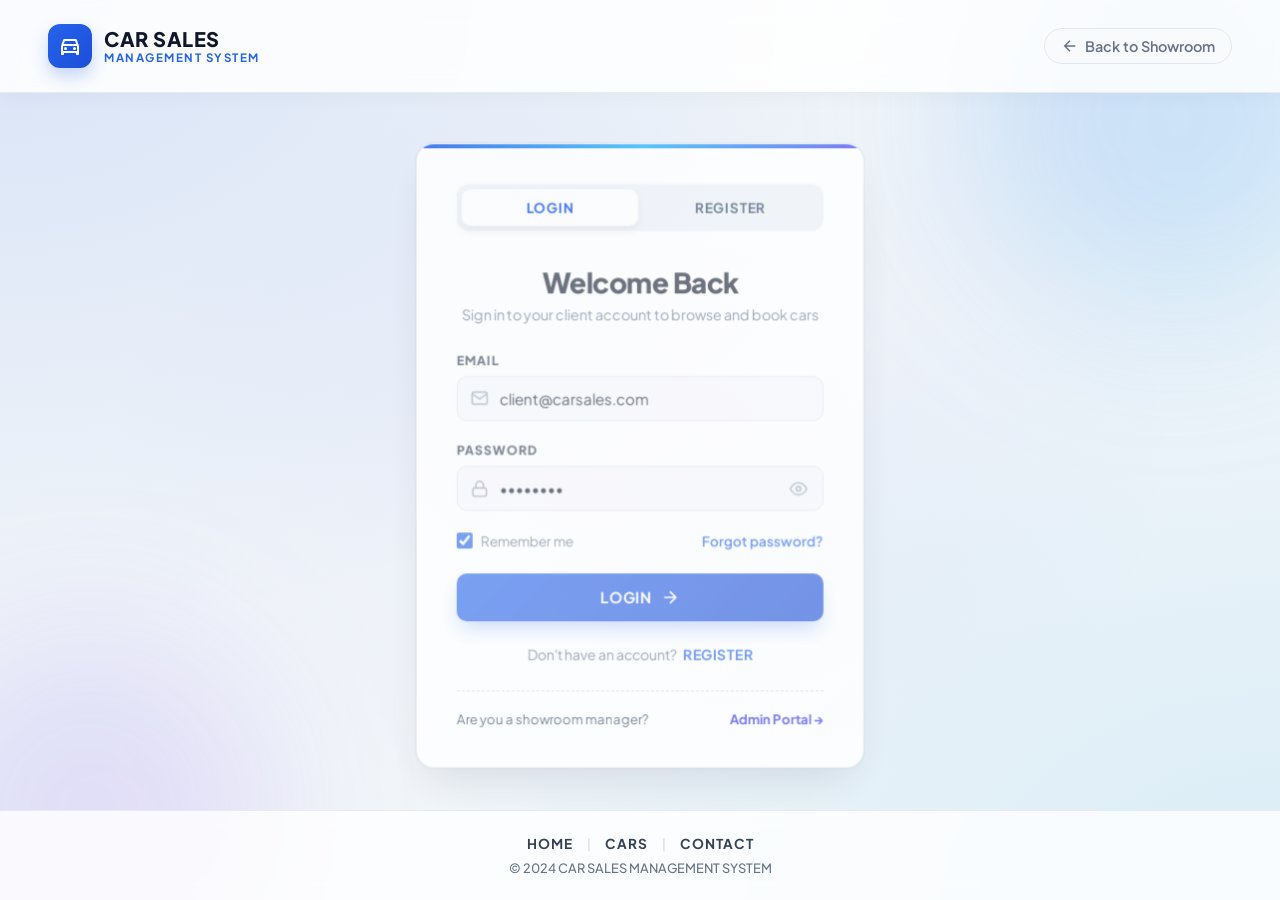
<file: index.html>
<!DOCTYPE html>
<html>
<head>
    <meta charset="UTF-8">
    <meta http-equiv="refresh" content="0; url=login.html">
    <title>Admin Panel</title>
</head>
<body>
    <p>Redirecting to Admin Login...</p>
</body>
</html>
</file>
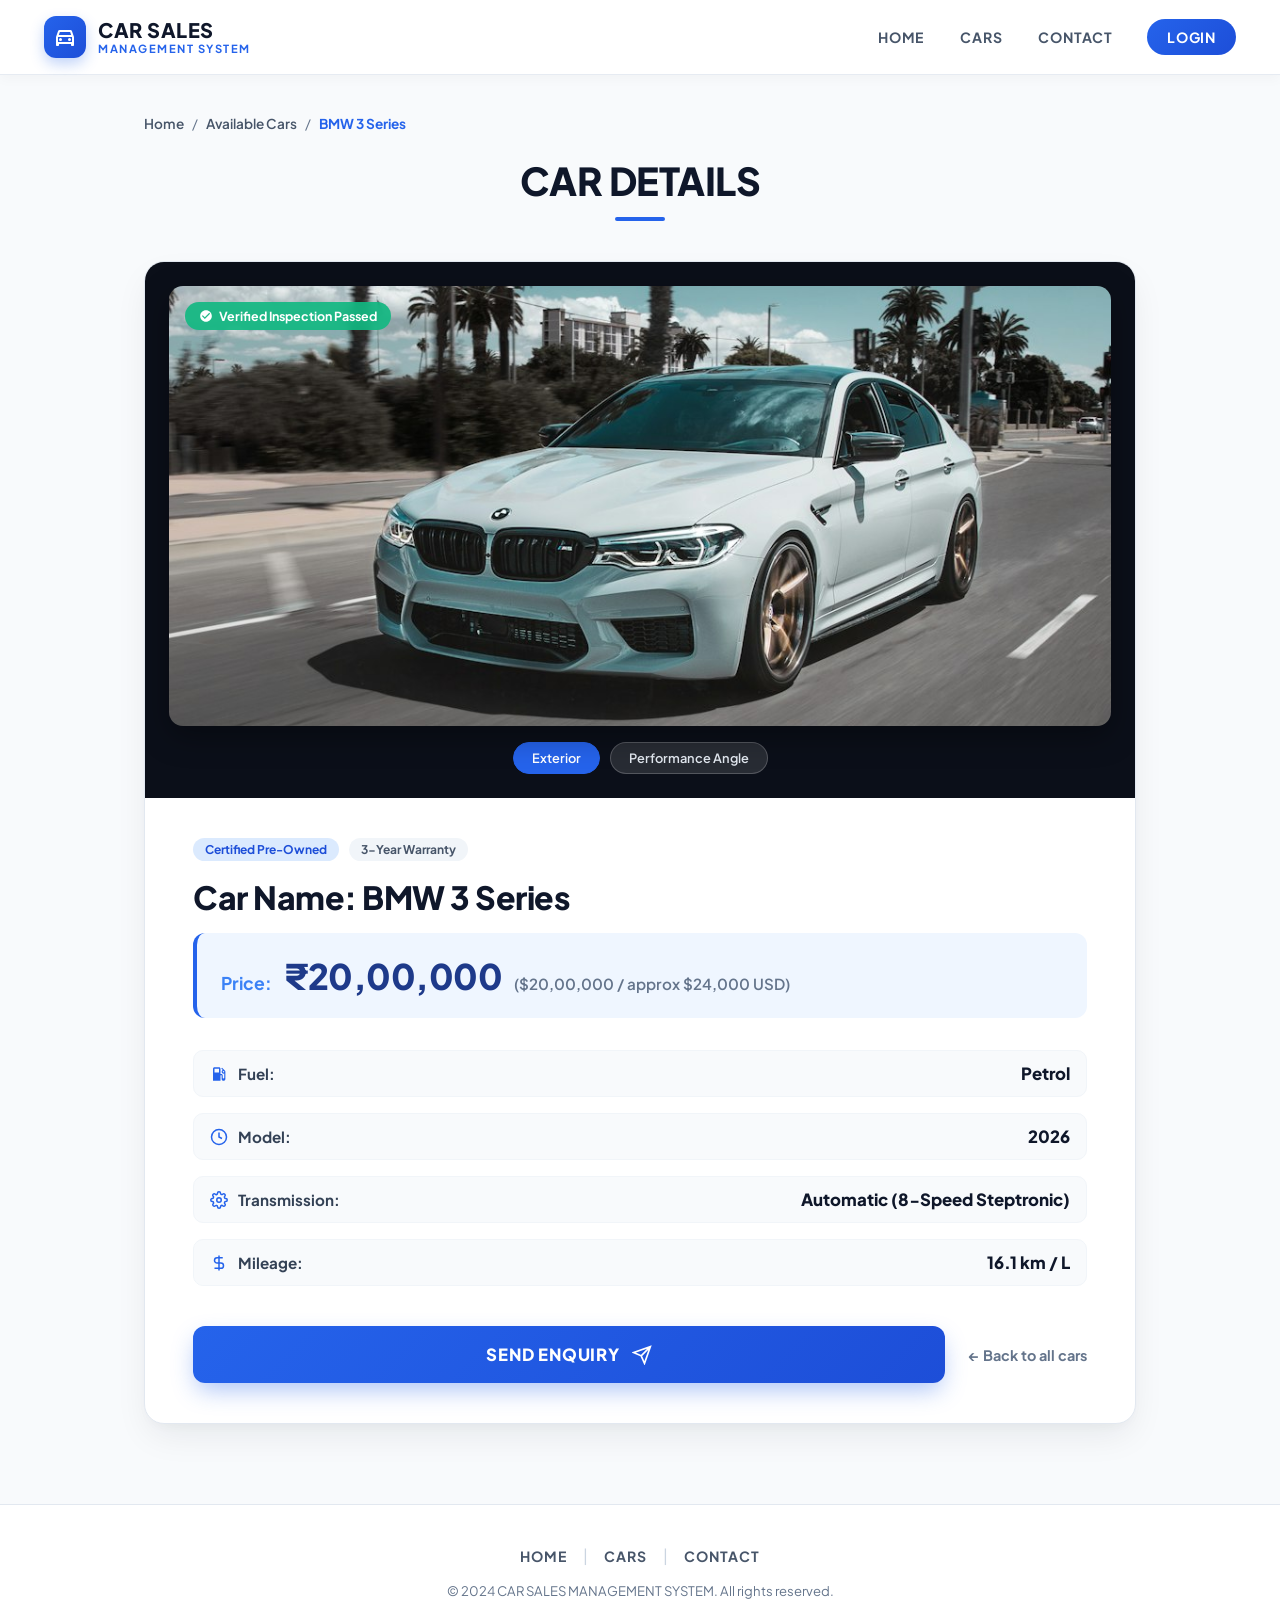
<file: car-details.html>
<!DOCTYPE html>
<html lang="en">
<head>
  <meta charset="UTF-8">
  <meta name="viewport" content="width=device-width, initial-scale=1.0">
  <title>Car Details - BMW 3 Series</title>
  <link rel="preconnect" href="https://fonts.googleapis.com">
  <link rel="preconnect" href="https://fonts.gstatic.com" crossorigin>
  <link href="https://fonts.googleapis.com/css2?family=Plus+Jakarta+Sans:wght@400;500;600;700;800&display=swap" rel="stylesheet">
  <link rel="stylesheet" href="car-details.css">
</head>
<body>
  <!-- Navigation Bar -->
  <header class="navbar">
    <div class="nav-container">
      <a href="index.html" class="nav-brand">
        <div class="brand-icon">
          <svg viewBox="0 0 24 24" fill="currentColor">
            <path d="M18.92 6.01C18.72 5.42 18.16 5 17.5 5h-11c-.66 0-1.21.42-1.42 1.01L3 12v8c0 .55.45 1 1 1h1c.55 0 1-.45 1-1v-1h12v1c0 .55.45 1 1 1h1c.55 0 1-.45 1-1v-8l-2.08-5.99zM6.85 7h10.29l1.04 3H5.81l1.04-3zM19 17H5v-4.66l.12-.34h13.77l.11.34V17z"/>
            <circle cx="7.5" cy="14.5" r="1.5"/>
            <circle cx="16.5" cy="14.5" r="1.5"/>
          </svg>
        </div>
        <div class="brand-text">
          <span class="brand-name">CAR SALES</span>
          <span class="brand-tagline">MANAGEMENT SYSTEM</span>
        </div>
      </a>

      <button class="mobile-toggle" aria-label="Toggle navigation" onclick="toggleMenu()">
        <span></span><span></span><span></span>
      </button>

      <nav class="nav-menu" id="navMenu">
        <a href="index.html" class="nav-link">HOME</a>
        <a href="cars.html" class="nav-link">CARS</a>
        <a href="contact.html" class="nav-link">CONTACT</a>
        <a href="login.html" class="nav-link nav-btn">LOGIN</a>
      </nav>
    </div>
  </header>

  <!-- Details Content Container -->
  <main class="details-page">
    <div class="container">
      <!-- Breadcrumb -->
      <nav class="breadcrumbs">
        <a href="index.html">Home</a>
        <span>/</span>
        <a href="cars.html">Available Cars</a>
        <span>/</span>
        <span class="current" id="breadcrumbName">BMW 3 Series</span>
      </nav>

      <!-- Main Title -->
      <div class="header-box">
        <h1 class="page-title">CAR DETAILS</h1>
        <div class="header-line"></div>
      </div>

      <!-- Vehicle Card -->
      <div class="vehicle-showcase-card">
        
        <!-- Large Featured Image -->
        <div class="image-showcase">
          <div class="main-image-wrapper">
            <img id="carMainImg" src="images/bmw.jpg" alt="BMW 3 Series" class="main-img">
            <span class="verified-tag">
              <svg viewBox="0 0 24 24" width="14" height="14" fill="currentColor">
                <path d="M12 2C6.48 2 2 6.48 2 12s4.48 10 10 10 10-4.48 10-10S17.52 2 12 2zm-2 15l-5-5 1.41-1.41L10 14.17l7.59-7.59L19 8l-9 9z"/>
              </svg>
              Verified Inspection Passed
            </span>
          </div>

          <!-- Color preview selectors -->
          <div class="image-gallery-tabs">
            <button class="gallery-thumb active" onclick="switchImage('images/bmw.jpg', this)">Exterior</button>
            <button class="gallery-thumb" onclick="switchImage('images/hero-car.jpg', this)">Performance Angle</button>
          </div>
        </div>

        <!-- Specifications & Info -->
        <div class="vehicle-specs-wrapper">
          <div class="specs-content">
            
            <div class="primary-info">
              <div class="badge-row">
                <span class="condition-badge">Certified Pre-Owned</span>
                <span class="warranty-badge">3-Year Warranty</span>
              </div>
              <h2 class="vehicle-name" id="carTitle">Car Name: BMW 3 Series</h2>
              
              <div class="price-box">
                <span class="price-label">Price:</span>
                <span class="price-val" id="carPrice">&#8377;20,00,000</span>
                <span class="price-usd">($20,00,000 / approx $24,000 USD)</span>
              </div>
            </div>

            <!-- Key Specs List -->
            <div class="specs-list">
              <div class="spec-row">
                <div class="spec-label">
                  <svg viewBox="0 0 24 24" width="18" height="18" fill="currentColor"><path d="M19.77 7.23l.01-.01-3.72-3.72L15 4.56l2.11 2.11c-.94.36-1.61 1.26-1.61 2.33 0 1.38 1.12 2.5 2.5 2.5.36 0 .69-.08 1-.22v5.72c0 .55-.45 1-1 1s-1-.45-1-1V14c0-1.1-.9-2-2-2h-1V5c0-1.1-.9-2-2-2H6c-1.1 0-2 .9-2 2v16h10v-7.5h1.5v5c0 1.38 1.12 2.5 2.5 2.5s2.5-1.12 2.5-2.5V9c0-.69-.28-1.32-.73-1.77zM12 10H6V5h6v5zm6 0c-.55 0-1-.45-1-1s.45-1 1-1 1 .45 1 1-.45 1-1 1z"/></svg>
                  <span>Fuel:</span>
                </div>
                <div class="spec-data" id="carFuel">Petrol</div>
              </div>

              <div class="spec-row">
                <div class="spec-label">
                  <svg viewBox="0 0 24 24" width="18" height="18" fill="none" stroke="currentColor" stroke-width="2"><circle cx="12" cy="12" r="10"/><polyline points="12 6 12 12 16 14"/></svg>
                  <span>Model:</span>
                </div>
                <div class="spec-data" id="carModel">2026</div>
              </div>

              <div class="spec-row">
                <div class="spec-label">
                  <svg viewBox="0 0 24 24" width="18" height="18" fill="none" stroke="currentColor" stroke-width="2"><circle cx="12" cy="12" r="3"/><path d="M19.4 15a1.65 1.65 0 0 0 .33 1.82l.06.06a2 2 0 0 1 0 2.83 2 2 0 0 1-2.83 0l-.06-.06a1.65 1.65 0 0 0-1.82-.33 1.65 1.65 0 0 0-1 1.51V21a2 2 0 0 1-2 2 2 2 0 0 1-2-2v-.09A1.65 1.65 0 0 0 9 19.4a1.65 1.65 0 0 0-1.82.33l-.06.06a2 2 0 0 1-2.83 0 2 2 0 0 1 0-2.83l.06-.06a1.65 1.65 0 0 0 .33-1.82 1.65 1.65 0 0 0-1.51-1H3a2 2 0 0 1-2-2 2 2 0 0 1 2-2h.09A1.65 1.65 0 0 0 4.6 9a1.65 1.65 0 0 0-.33-1.82l-.06-.06a2 2 0 0 1 0-2.83 2 2 0 0 1 2.83 0l.06.06a1.65 1.65 0 0 0 1.82.33H9a1.65 1.65 0 0 0 1-1.51V3a2 2 0 0 1 2-2 2 2 0 0 1 2 2v.09a1.65 1.65 0 0 0 1 1.51 1.65 1.65 0 0 0 1.82-.33l.06-.06a2 2 0 0 1 2.83 0 2 2 0 0 1 0 2.83l-.06.06a1.65 1.65 0 0 0-.33 1.82V9a1.65 1.65 0 0 0 1.51 1H21a2 2 0 0 1 2 2 2 2 0 0 1-2 2h-.09a1.65 1.65 0 0 0-1.51 1z"/></svg>
                  <span>Transmission:</span>
                </div>
                <div class="spec-data">Automatic (8-Speed Steptronic)</div>
              </div>

              <div class="spec-row">
                <div class="spec-label">
                  <svg viewBox="0 0 24 24" width="18" height="18" fill="none" stroke="currentColor" stroke-width="2"><path d="M12 2v20M17 5H9.5a3.5 3.5 0 0 0 0 7h5a3.5 3.5 0 0 1 0 7H6"/></svg>
                  <span>Mileage:</span>
                </div>
                <div class="spec-data">16.1 km / L</div>
              </div>
            </div>

            <!-- Action Button -->
            <div class="action-section">
              <button class="enquiry-cta-btn" onclick="openEnquiryModal()">
                <span>SEND ENQUIRY</span>
                <svg viewBox="0 0 24 24" width="20" height="20" fill="none" stroke="currentColor" stroke-width="2">
                  <path d="M22 2L11 13M22 2l-7 20-4-9-9-4 20-7z"/>
                </svg>
              </button>
              <a href="cars.html" class="back-inventory-btn">&larr; Back to all cars</a>
            </div>

          </div>
        </div>

      </div>
    </div>
  </main>

  <!-- Interactive Enquiry Modal -->
  <div class="modal-backdrop" id="enquiryModal">
    <div class="modal-card">
      <button class="close-modal" onclick="closeEnquiryModal()">&times;</button>
      <div class="modal-header">
        <div class="modal-icon">
          <svg viewBox="0 0 24 24" fill="currentColor">
            <path d="M20 4H4c-1.1 0-1.99.9-1.99 2L2 18c0 1.1.9 2 2 2h16c1.1 0 2-.9 2-2V6c0-1.1-.9-2-2-2zm0 4l-8 5-8-5V6l8 5 8-5v2z"/>
          </svg>
        </div>
        <h3 class="modal-title">Enquire About This Vehicle</h3>
        <p class="modal-desc" id="modalSub">Sending inquiry for: <strong>BMW 3 Series</strong></p>
      </div>

      <form id="enquiryForm" onsubmit="submitEnquiry(event)">
        <div class="form-group">
          <label>YOUR NAME</label>
          <input type="text" id="enqName" placeholder="Enter your full name" required value="Ali">
        </div>
        <div class="form-group">
          <label>PHONE NUMBER</label>
          <input type="tel" id="enqPhone" placeholder="Enter your phone number" required value="9876543210">
        </div>
        <div class="form-group">
          <label>EMAIL ADDRESS</label>
          <input type="email" id="enqEmail" placeholder="Enter your email" required value="ali@example.com">
        </div>
        <div class="form-group">
          <label>MESSAGE (OPTIONAL)</label>
          <textarea id="enqMsg" rows="3" placeholder="Tell us about your test drive preference or financing questions...">I am interested in buying the BMW 3 Series. Please arrange a test drive.</textarea>
        </div>
        <button type="submit" class="modal-submit-btn">
          <span>SUBMIT ENQUIRY</span>
        </button>
      </form>
    </div>
  </div>

  <!-- Toast Notification -->
  <div class="toast" id="toast">
    <svg viewBox="0 0 24 24" width="20" height="20" fill="currentColor"><path d="M12 2C6.48 2 2 6.48 2 12s4.48 10 10 10 10-4.48 10-10S17.52 2 12 2zm-2 15l-5-5 1.41-1.41L10 14.17l7.59-7.59L19 8l-9 9z"/></svg>
    <span>Your enquiry has been submitted! Our sales executive will call you shortly.</span>
  </div>

  <!-- Footer -->
  <footer class="site-footer">
    <div class="footer-container">
      <div class="footer-links">
        <a href="index.html">HOME</a>
        <span class="sep">|</span>
        <a href="cars.html">CARS</a>
        <span class="sep">|</span>
        <a href="contact.html">CONTACT</a>
      </div>
      <p class="copyright">&copy; 2024 CAR SALES MANAGEMENT SYSTEM. All rights reserved.</p>
    </div>
  </footer>

  <script>
    function toggleMenu() {
      const menu = document.getElementById('navMenu');
      menu.classList.toggle('active');
    }

    // Dynamic car detection based on URL query param (?car=bmw / audi / toyota / honda)
    const carData = {
      bmw: {
        name: "BMW 3 Series",
        price: "₹20,00,000",
        fuel: "Petrol",
        model: "2026",
        img: "images/bmw.jpg"
      },
      audi: {
        name: "Audi A4",
        price: "₹18,00,000",
        fuel: "Petrol",
        model: "2024",
        img: "images/audi.jpg"
      },
      toyota: {
        name: "Toyota Corolla",
        price: "₹15,00,000",
        fuel: "Petrol",
        model: "2024",
        img: "images/toyota.jpg"
      },
      honda: {
        name: "Honda City",
        price: "₹12,00,000",
        fuel: "Petrol",
        model: "2024",
        img: "images/honda.jpg"
      }
    };

    const urlParams = new URLSearchParams(window.location.search);
    const carKey = urlParams.get('car');
    if (carKey && carData[carKey]) {
      const c = carData[carKey];
      document.getElementById('breadcrumbName').innerText = c.name;
      document.getElementById('carTitle').innerText = "Car Name: " + c.name;
      document.getElementById('carPrice').innerText = c.price;
      document.getElementById('carFuel').innerText = c.fuel;
      document.getElementById('carModel').innerText = c.model;
      document.getElementById('carMainImg').src = c.img;
      document.getElementById('modalSub').innerHTML = `Sending inquiry for: <strong>${c.name}</strong>`;
      document.title = `Car Details - ${c.name}`;
    }

    function switchImage(src, btn) {
      document.getElementById('carMainImg').src = src;
      document.querySelectorAll('.gallery-thumb').forEach(b => b.classList.remove('active'));
      btn.classList.add('active');
    }

    function openEnquiryModal() {
      document.getElementById('enquiryModal').classList.add('active');
    }

    function closeEnquiryModal() {
      document.getElementById('enquiryModal').classList.remove('active');
    }

    function submitEnquiry(e) {
      e.preventDefault();
      closeEnquiryModal();
      const toast = document.getElementById('toast');
      toast.classList.add('active');
      setTimeout(() => {
        toast.classList.remove('active');
      }, 4000);
    }
  </script>
</body>
</html>
</file>
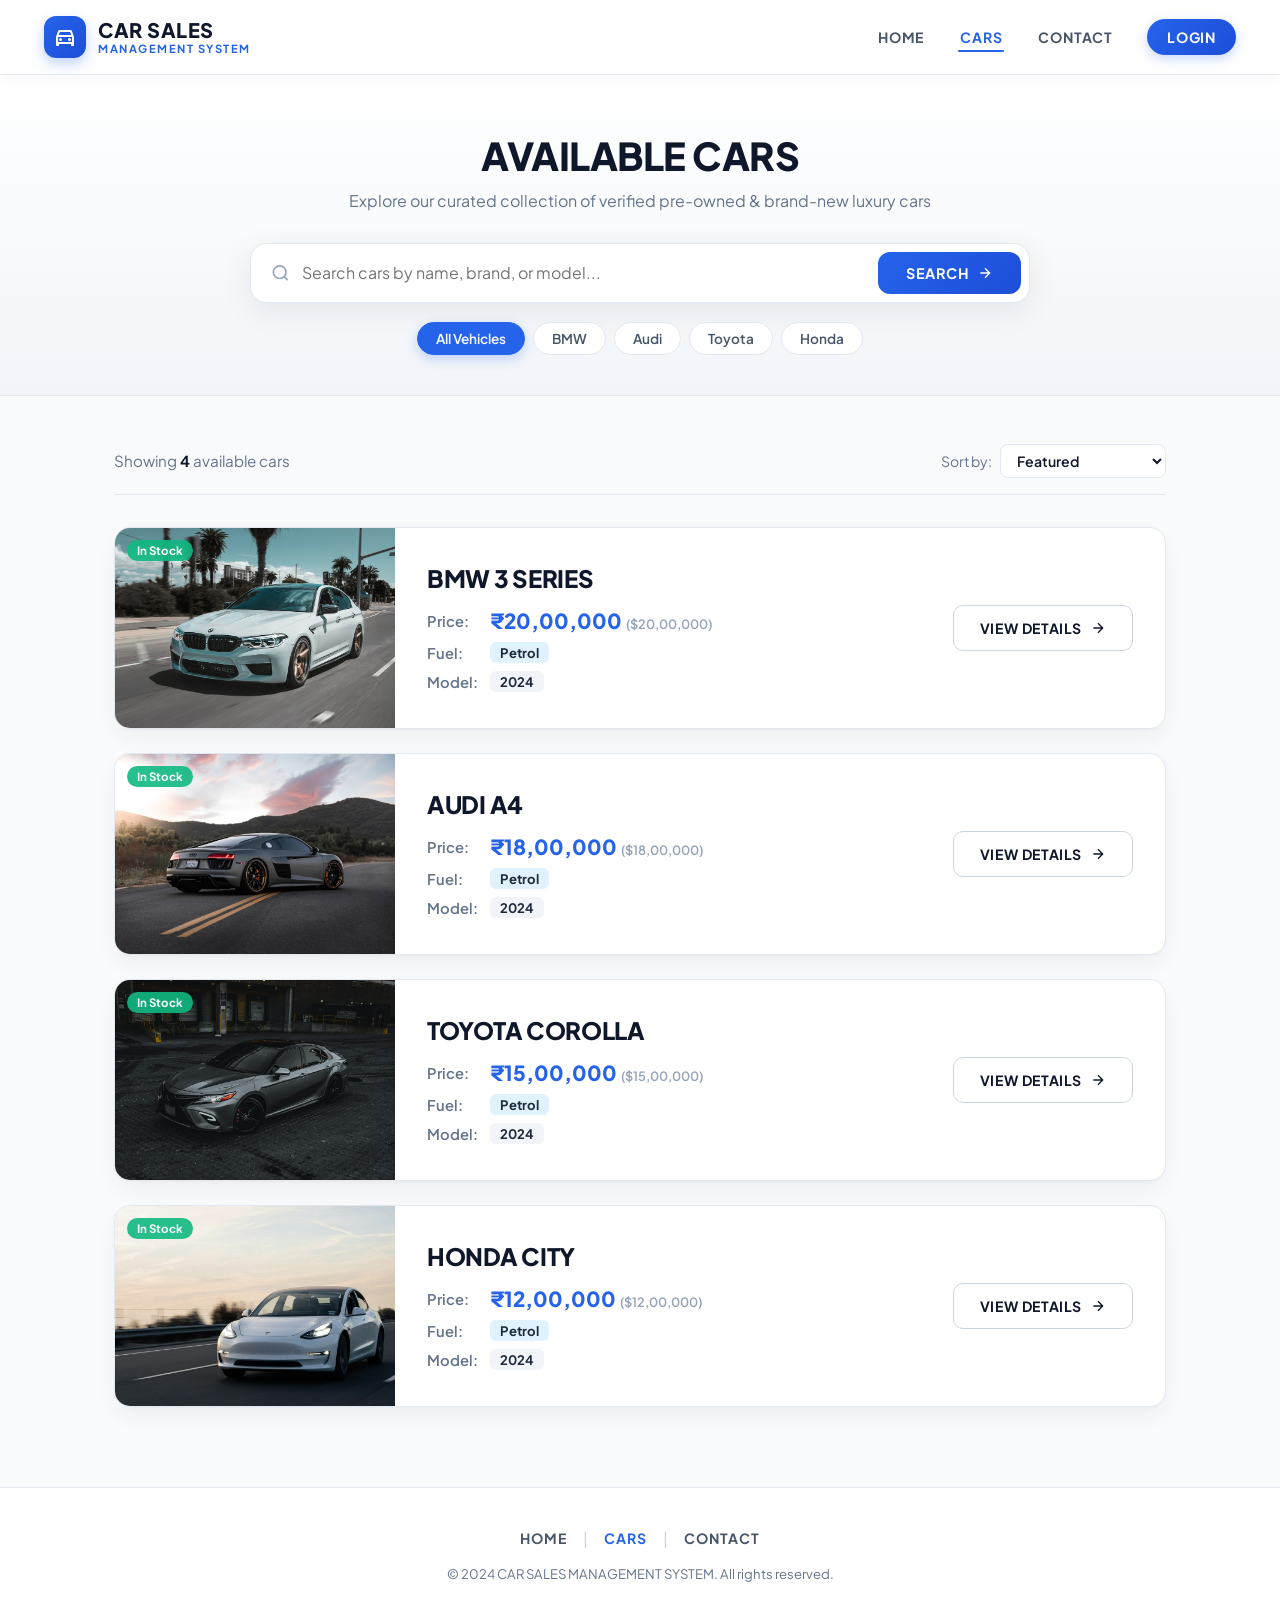
<file: cars.html>
<!DOCTYPE html>
<html lang="en">
<head>
  <meta charset="UTF-8">
  <meta name="viewport" content="width=device-width, initial-scale=1.0">
  <title>Available Cars - Car Sales Management System</title>
  <link rel="preconnect" href="https://fonts.googleapis.com">
  <link rel="preconnect" href="https://fonts.gstatic.com" crossorigin>
  <link href="https://fonts.googleapis.com/css2?family=Plus+Jakarta+Sans:wght@400;500;600;700;800&display=swap" rel="stylesheet">
  <link rel="stylesheet" href="cars.css">
</head>
<body>
  <!-- Navigation Bar -->
  <header class="navbar">
    <div class="nav-container">
      <a href="index.html" class="nav-brand">
        <div class="brand-icon">
          <svg viewBox="0 0 24 24" fill="currentColor">
            <path d="M18.92 6.01C18.72 5.42 18.16 5 17.5 5h-11c-.66 0-1.21.42-1.42 1.01L3 12v8c0 .55.45 1 1 1h1c.55 0 1-.45 1-1v-1h12v1c0 .55.45 1 1 1h1c.55 0 1-.45 1-1v-8l-2.08-5.99zM6.85 7h10.29l1.04 3H5.81l1.04-3zM19 17H5v-4.66l.12-.34h13.77l.11.34V17z"/>
            <circle cx="7.5" cy="14.5" r="1.5"/>
            <circle cx="16.5" cy="14.5" r="1.5"/>
          </svg>
        </div>
        <div class="brand-text">
          <span class="brand-name">CAR SALES</span>
          <span class="brand-tagline">MANAGEMENT SYSTEM</span>
        </div>
      </a>

      <!-- Mobile Menu Toggle Button -->
      <button class="mobile-toggle" aria-label="Toggle navigation" onclick="toggleMenu()">
        <span></span><span></span><span></span>
      </button>

      <!-- Nav Links -->
      <nav class="nav-menu" id="navMenu">
        <a href="index.html" class="nav-link">HOME</a>
        <a href="cars.html" class="nav-link active">CARS</a>
        <a href="contact.html" class="nav-link">CONTACT</a>
        <a href="login.html" class="nav-link nav-btn">LOGIN</a>
      </nav>
    </div>
  </header>

  <!-- Page Header -->
  <section class="page-banner">
    <div class="container">
      <h1 class="page-title">AVAILABLE CARS</h1>
      <p class="page-subtitle">Explore our curated collection of verified pre-owned & brand-new luxury cars</p>

      <!-- Search Section -->
      <div class="search-box-wrapper">
        <form class="search-form" onsubmit="event.preventDefault(); filterCars();">
          <div class="search-input-group">
            <svg class="search-icon" viewBox="0 0 24 24" fill="none" stroke="currentColor" stroke-width="2">
              <circle cx="11" cy="11" r="8"/>
              <line x1="21" y1="21" x2="16.65" y2="16.65"/>
            </svg>
            <input type="text" id="searchInput" placeholder="Search cars by name, brand, or model..." oninput="filterCars()">
          </div>
          <button type="submit" class="search-btn">
            <span>SEARCH</span>
            <svg viewBox="0 0 24 24" width="16" height="16" fill="none" stroke="currentColor" stroke-width="2">
              <path d="M5 12h14M12 5l7 7-7 7"/>
            </svg>
          </button>
        </form>

        <!-- Quick Filter Pills -->
        <div class="filter-pills">
          <button class="pill active" onclick="setFilter('all', this)">All Vehicles</button>
          <button class="pill" onclick="setFilter('bmw', this)">BMW</button>
          <button class="pill" onclick="setFilter('audi', this)">Audi</button>
          <button class="pill" onclick="setFilter('toyota', this)">Toyota</button>
          <button class="pill" onclick="setFilter('honda', this)">Honda</button>
        </div>
      </div>
    </div>
  </section>

  <!-- Cars Listing Section -->
  <main class="cars-section">
    <div class="container">
      <div class="inventory-bar">
        <span class="inventory-count" id="carCount">Showing <strong>4</strong> available cars</span>
        <div class="sort-selector">
          <label for="sortSelect">Sort by:</label>
          <select id="sortSelect" onchange="sortCars(this.value)">
            <option value="featured">Featured</option>
            <option value="price-asc">Price: Low to High</option>
            <option value="price-desc">Price: High to Low</option>
          </select>
        </div>
      </div>

      <!-- Cars List Container -->
      <div class="cars-list" id="carsList">
        
        <!-- Car 1: BMW 3 Series -->
        <article class="car-row-card" data-name="BMW 3 SERIES" data-brand="bmw" data-price="2000000">
          <div class="car-thumb">
            <img src="images/bmw.jpg" alt="BMW 3 Series" loading="lazy">
            <span class="stock-badge">In Stock</span>
          </div>
          <div class="car-details">
            <div class="car-info">
              <h2 class="car-name">BMW 3 SERIES</h2>
              <div class="specs-grid">
                <div class="spec-item price-highlight">
                  <span class="label">Price:</span>
                  <span class="value">₹20,00,000 <small>($20,00,000)</small></span>
                </div>
                <div class="spec-item">
                  <span class="label">Fuel:</span>
                  <span class="value badge-fuel">Petrol</span>
                </div>
                <div class="spec-item">
                  <span class="label">Model:</span>
                  <span class="value badge-model">2024</span>
                </div>
              </div>
            </div>
            <div class="car-action">
              <a href="car-details.html?car=bmw" class="view-btn">
                <span>VIEW DETAILS</span>
                <svg viewBox="0 0 24 24" width="16" height="16" fill="none" stroke="currentColor" stroke-width="2">
                  <path d="M5 12h14M12 5l7 7-7 7"/>
                </svg>
              </a>
            </div>
          </div>
        </article>

        <!-- Car 2: Audi A4 -->
        <article class="car-row-card" data-name="AUDI A4" data-brand="audi" data-price="1800000">
          <div class="car-thumb">
            <img src="images/audi.jpg" alt="Audi A4" loading="lazy">
            <span class="stock-badge">In Stock</span>
          </div>
          <div class="car-details">
            <div class="car-info">
              <h2 class="car-name">AUDI A4</h2>
              <div class="specs-grid">
                <div class="spec-item price-highlight">
                  <span class="label">Price:</span>
                  <span class="value">₹18,00,000 <small>($18,00,000)</small></span>
                </div>
                <div class="spec-item">
                  <span class="label">Fuel:</span>
                  <span class="value badge-fuel">Petrol</span>
                </div>
                <div class="spec-item">
                  <span class="label">Model:</span>
                  <span class="value badge-model">2024</span>
                </div>
              </div>
            </div>
            <div class="car-action">
              <a href="car-details.html?car=audi" class="view-btn">
                <span>VIEW DETAILS</span>
                <svg viewBox="0 0 24 24" width="16" height="16" fill="none" stroke="currentColor" stroke-width="2">
                  <path d="M5 12h14M12 5l7 7-7 7"/>
                </svg>
              </a>
            </div>
          </div>
        </article>

        <!-- Car 3: Toyota Corolla -->
        <article class="car-row-card" data-name="TOYOTA COROLLA" data-brand="toyota" data-price="1500000">
          <div class="car-thumb">
            <img src="images/toyota.jpg" alt="Toyota Corolla" loading="lazy">
            <span class="stock-badge">In Stock</span>
          </div>
          <div class="car-details">
            <div class="car-info">
              <h2 class="car-name">TOYOTA COROLLA</h2>
              <div class="specs-grid">
                <div class="spec-item price-highlight">
                  <span class="label">Price:</span>
                  <span class="value">₹15,00,000 <small>($15,00,000)</small></span>
                </div>
                <div class="spec-item">
                  <span class="label">Fuel:</span>
                  <span class="value badge-fuel">Petrol</span>
                </div>
                <div class="spec-item">
                  <span class="label">Model:</span>
                  <span class="value badge-model">2024</span>
                </div>
              </div>
            </div>
            <div class="car-action">
              <a href="car-details.html?car=toyota" class="view-btn">
                <span>VIEW DETAILS</span>
                <svg viewBox="0 0 24 24" width="16" height="16" fill="none" stroke="currentColor" stroke-width="2">
                  <path d="M5 12h14M12 5l7 7-7 7"/>
                </svg>
              </a>
            </div>
          </div>
        </article>

        <!-- Car 4: Honda City -->
        <article class="car-row-card" data-name="HONDA CITY" data-brand="honda" data-price="1200000">
          <div class="car-thumb">
            <img src="images/honda.jpg" alt="Honda City" loading="lazy">
            <span class="stock-badge">In Stock</span>
          </div>
          <div class="car-details">
            <div class="car-info">
              <h2 class="car-name">HONDA CITY</h2>
              <div class="specs-grid">
                <div class="spec-item price-highlight">
                  <span class="label">Price:</span>
                  <span class="value">₹12,00,000 <small>($12,00,000)</small></span>
                </div>
                <div class="spec-item">
                  <span class="label">Fuel:</span>
                  <span class="value badge-fuel">Petrol</span>
                </div>
                <div class="spec-item">
                  <span class="label">Model:</span>
                  <span class="value badge-model">2024</span>
                </div>
              </div>
            </div>
            <div class="car-action">
              <a href="car-details.html?car=honda" class="view-btn">
                <span>VIEW DETAILS</span>
                <svg viewBox="0 0 24 24" width="16" height="16" fill="none" stroke="currentColor" stroke-width="2">
                  <path d="M5 12h14M12 5l7 7-7 7"/>
                </svg>
              </a>
            </div>
          </div>
        </article>

      </div>

      <!-- No Results Message -->
      <div id="noResults" class="no-results" style="display: none;">
        <svg viewBox="0 0 24 24" width="48" height="48" fill="none" stroke="currentColor" stroke-width="1.5">
          <circle cx="11" cy="11" r="8"/>
          <line x1="21" y1="21" x2="16.65" y2="16.65"/>
        </svg>
        <h3>No Cars Found</h3>
        <p>Try searching for BMW, Audi, Toyota, or Honda</p>
        <button class="reset-filter-btn" onclick="resetFilters()">Reset Search</button>
      </div>
    </div>
  </main>

  <!-- Footer -->
  <footer class="site-footer">
    <div class="footer-container">
      <div class="footer-links">
        <a href="index.html">HOME</a>
        <span class="sep">|</span>
        <a href="cars.html" class="active">CARS</a>
        <span class="sep">|</span>
        <a href="contact.html">CONTACT</a>
      </div>
      <p class="copyright">&copy; 2024 CAR SALES MANAGEMENT SYSTEM. All rights reserved.</p>
    </div>
  </footer>

  <script>
    function toggleMenu() {
      const menu = document.getElementById('navMenu');
      menu.classList.toggle('active');
    }

    let activeFilter = 'all';

    function setFilter(brand, btn) {
      activeFilter = brand;
      document.querySelectorAll('.filter-pills .pill').forEach(p => p.classList.remove('active'));
      btn.classList.add('active');
      filterCars();
    }

    function filterCars() {
      const query = document.getElementById('searchInput').value.toLowerCase().trim();
      const cards = document.querySelectorAll('.car-row-card');
      let visibleCount = 0;

      cards.forEach(card => {
        const name = card.getAttribute('data-name').toLowerCase();
        const brand = card.getAttribute('data-brand').toLowerCase();
        const matchesQuery = name.includes(query);
        const matchesBrand = (activeFilter === 'all') || (brand === activeFilter);

        if (matchesQuery && matchesBrand) {
          card.style.display = 'flex';
          visibleCount++;
        } else {
          card.style.display = 'none';
        }
      });

      document.getElementById('carCount').innerHTML = `Showing <strong>${visibleCount}</strong> available cars`;
      document.getElementById('noResults').style.display = (visibleCount === 0) ? 'block' : 'none';
    }

    function resetFilters() {
      document.getElementById('searchInput').value = '';
      setFilter('all', document.querySelector('.filter-pills .pill'));
    }

    function sortCars(val) {
      const list = document.getElementById('carsList');
      const cards = Array.from(list.children);

      if (val === 'price-asc') {
        cards.sort((a, b) => parseInt(a.dataset.price) - parseInt(b.dataset.price));
      } else if (val === 'price-desc') {
        cards.sort((a, b) => parseInt(b.dataset.price) - parseInt(a.dataset.price));
      }

      cards.forEach(card => list.appendChild(card));
    }
  </script>
</body>
</html>
</file>
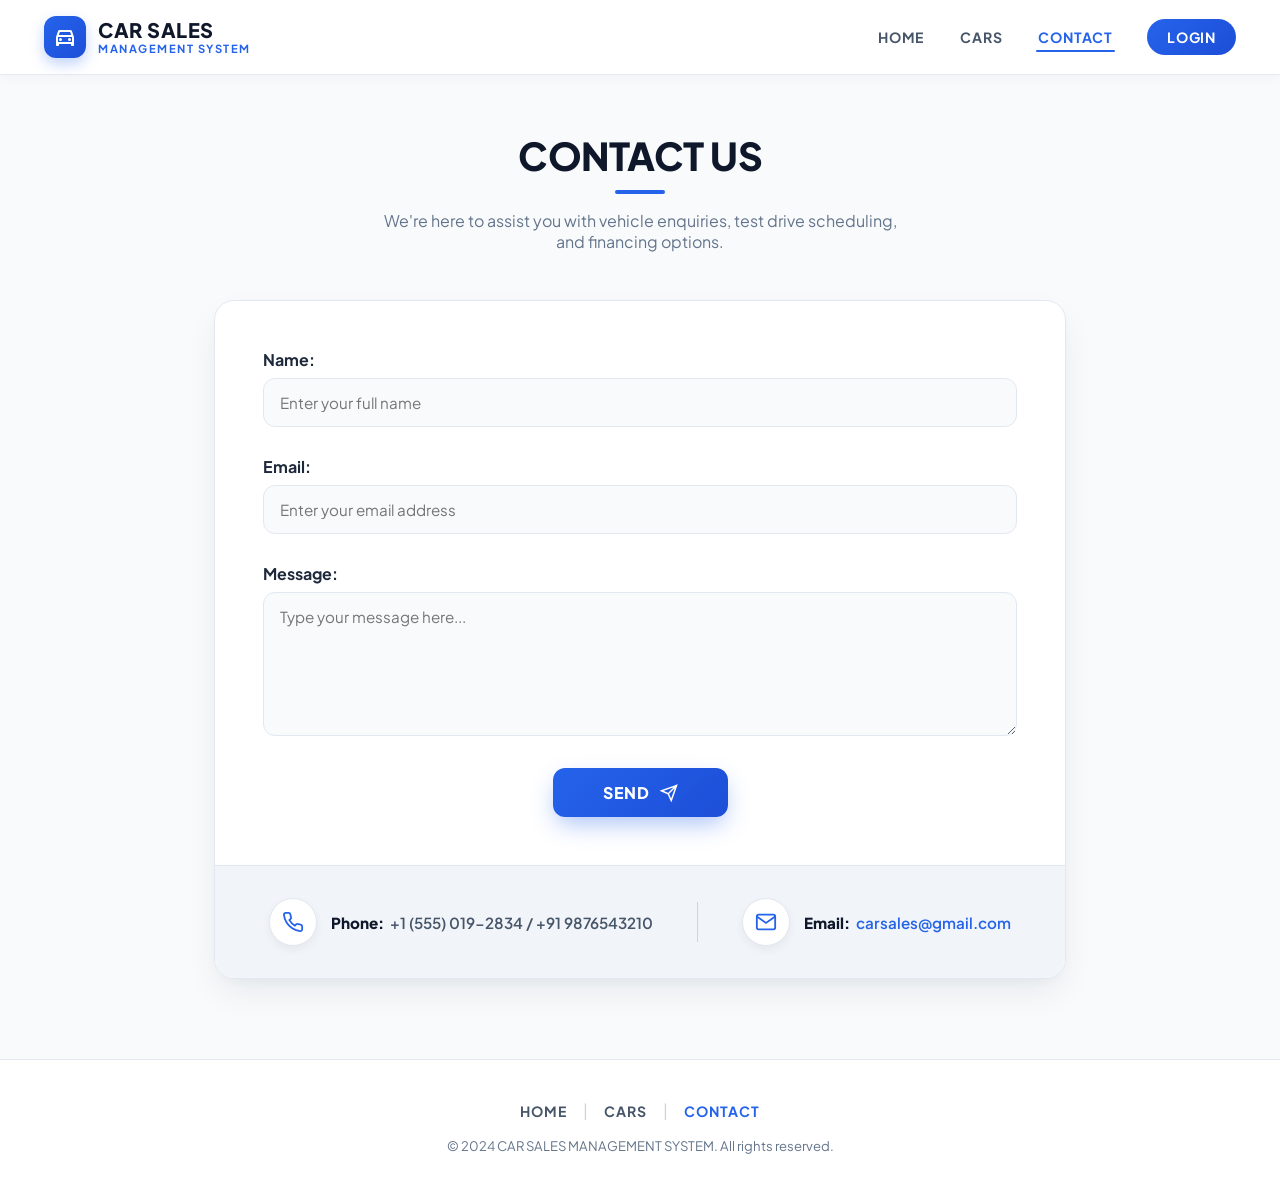
<file: contact.html>
<!DOCTYPE html>
<html lang="en">
<head>
  <meta charset="UTF-8">
  <meta name="viewport" content="width=device-width, initial-scale=1.0">
  <title>Contact Us - Car Sales Management System</title>
  <link rel="preconnect" href="https://fonts.googleapis.com">
  <link rel="preconnect" href="https://fonts.gstatic.com" crossorigin>
  <link href="https://fonts.googleapis.com/css2?family=Plus+Jakarta+Sans:wght@400;500;600;700;800&display=swap" rel="stylesheet">
  <link rel="stylesheet" href="contact.css">
</head>
<body>
  <!-- Navigation Bar -->
  <header class="navbar">
    <div class="nav-container">
      <a href="index.html" class="nav-brand">
        <div class="brand-icon">
          <svg viewBox="0 0 24 24" fill="currentColor">
            <path d="M18.92 6.01C18.72 5.42 18.16 5 17.5 5h-11c-.66 0-1.21.42-1.42 1.01L3 12v8c0 .55.45 1 1 1h1c.55 0 1-.45 1-1v-1h12v1c0 .55.45 1 1 1h1c.55 0 1-.45 1-1v-8l-2.08-5.99zM6.85 7h10.29l1.04 3H5.81l1.04-3zM19 17H5v-4.66l.12-.34h13.77l.11.34V17z"/>
            <circle cx="7.5" cy="14.5" r="1.5"/>
            <circle cx="16.5" cy="14.5" r="1.5"/>
          </svg>
        </div>
        <div class="brand-text">
          <span class="brand-name">CAR SALES</span>
          <span class="brand-tagline">MANAGEMENT SYSTEM</span>
        </div>
      </a>

      <button class="mobile-toggle" aria-label="Toggle navigation" onclick="toggleMenu()">
        <span></span><span></span><span></span>
      </button>

      <nav class="nav-menu" id="navMenu">
        <a href="index.html" class="nav-link">HOME</a>
        <a href="cars.html" class="nav-link">CARS</a>
        <a href="contact.html" class="nav-link active">CONTACT</a>
        <a href="login.html" class="nav-link nav-btn">LOGIN</a>
      </nav>
    </div>
  </header>

  <!-- Contact Page Header -->
  <section class="contact-header-section">
    <div class="container">
      <h1 class="page-title">CONTACT US</h1>
      <div class="title-underline"></div>
      <p class="page-desc">We're here to assist you with vehicle enquiries, test drive scheduling, and financing options.</p>
    </div>
  </section>

  <!-- Main Contact Section -->
  <main class="contact-main">
    <div class="container">
      <div class="contact-card">
        
        <form class="contact-form" id="contactForm" onsubmit="handleContactSubmit(event)">
          <div class="form-row">
            <label for="contactName">Name:</label>
            <div class="input-control">
              <input type="text" id="contactName" placeholder="Enter your full name" required>
            </div>
          </div>

          <div class="form-row">
            <label for="contactEmail">Email:</label>
            <div class="input-control">
              <input type="email" id="contactEmail" placeholder="Enter your email address" required>
            </div>
          </div>

          <div class="form-row">
            <label for="contactMessage">Message:</label>
            <div class="input-control">
              <textarea id="contactMessage" rows="6" placeholder="Type your message here..." required></textarea>
            </div>
          </div>

          <div class="form-submit-wrapper">
            <button type="submit" class="send-btn" id="sendBtn">
              <span>SEND</span>
              <svg viewBox="0 0 24 24" width="18" height="18" fill="none" stroke="currentColor" stroke-width="2">
                <path d="M22 2L11 13M22 2l-7 20-4-9-9-4 20-7z"/>
              </svg>
            </button>
          </div>
        </form>

        <!-- Direct Contact Info Banner -->
        <div class="contact-info-banner">
          <div class="info-block">
            <div class="info-icon">
              <svg viewBox="0 0 24 24" width="22" height="22" fill="none" stroke="currentColor" stroke-width="2">
                <path d="M22 16.92v3a2 2 0 0 1-2.18 2 19.79 19.79 0 0 1-8.63-3.07 19.5 19.5 0 0 1-6-6 19.79 19.79 0 0 1-3.07-8.67A2 2 0 0 1 4.11 2h3a2 2 0 0 1 2 1.72 12.84 12.84 0 0 0 .7 2.81 2 2 0 0 1-.45 2.11L8.09 9.91a16 16 0 0 0 6 6l1.27-1.27a2 2 0 0 1 2.11-.45 12.84 12.84 0 0 0 2.81.7A2 2 0 0 1 22 16.92z"/>
              </svg>
            </div>
            <div class="info-text">
              <span class="info-label">Phone:</span>
              <span class="info-val">+1 (555) 019-2834 / +91 9876543210</span>
            </div>
          </div>

          <div class="info-divider"></div>

          <div class="info-block">
            <div class="info-icon">
              <svg viewBox="0 0 24 24" width="22" height="22" fill="none" stroke="currentColor" stroke-width="2">
                <path d="M4 4h16c1.1 0 2 .9 2 2v12c0 1.1-.9 2-2 2H4c-1.1 0-2-.9-2-2V6c0-1.1.9-2 2-2z"/>
                <polyline points="22,6 12,13 2,6"/>
              </svg>
            </div>
            <div class="info-text">
              <span class="info-label">Email:</span>
              <a href="mailto:carsales@gmail.com" class="info-val email-link">carsales@gmail.com</a>
            </div>
          </div>
        </div>

      </div>
    </div>
  </main>

  <!-- Success Notification Alert -->
  <div class="alert-modal" id="alertModal">
    <div class="alert-box">
      <div class="alert-icon-check">
        <svg viewBox="0 0 24 24" fill="currentColor">
          <path d="M12 2C6.48 2 2 6.48 2 12s4.48 10 10 10 10-4.48 10-10S17.52 2 12 2zm-2 15l-5-5 1.41-1.41L10 14.17l7.59-7.59L19 8l-9 9z"/>
        </svg>
      </div>
      <h3>Message Sent!</h3>
      <p>Thank you for getting in touch. One of our automotive specialists will reply to your message promptly.</p>
      <button class="alert-ok-btn" onclick="closeAlert()">Done</button>
    </div>
  </div>

  <!-- Footer -->
  <footer class="site-footer">
    <div class="footer-container">
      <div class="footer-links">
        <a href="index.html">HOME</a>
        <span class="sep">|</span>
        <a href="cars.html">CARS</a>
        <span class="sep">|</span>
        <a href="contact.html" class="active">CONTACT</a>
      </div>
      <p class="copyright">&copy; 2024 CAR SALES MANAGEMENT SYSTEM. All rights reserved.</p>
    </div>
  </footer>

  <script>
    function toggleMenu() {
      const menu = document.getElementById('navMenu');
      menu.classList.toggle('active');
    }

    function handleContactSubmit(e) {
      e.preventDefault();
      const btn = document.getElementById('sendBtn');
      btn.innerHTML = '<span>SENDING...</span>';
      btn.disabled = true;

      setTimeout(() => {
        btn.innerHTML = '<span>SEND</span>';
        btn.disabled = false;
        document.getElementById('alertModal').classList.add('active');
        document.getElementById('contactForm').reset();
      }, 700);
    }

    function closeAlert() {
      document.getElementById('alertModal').classList.remove('active');
    }
  </script>
</body>
</html>
</file>
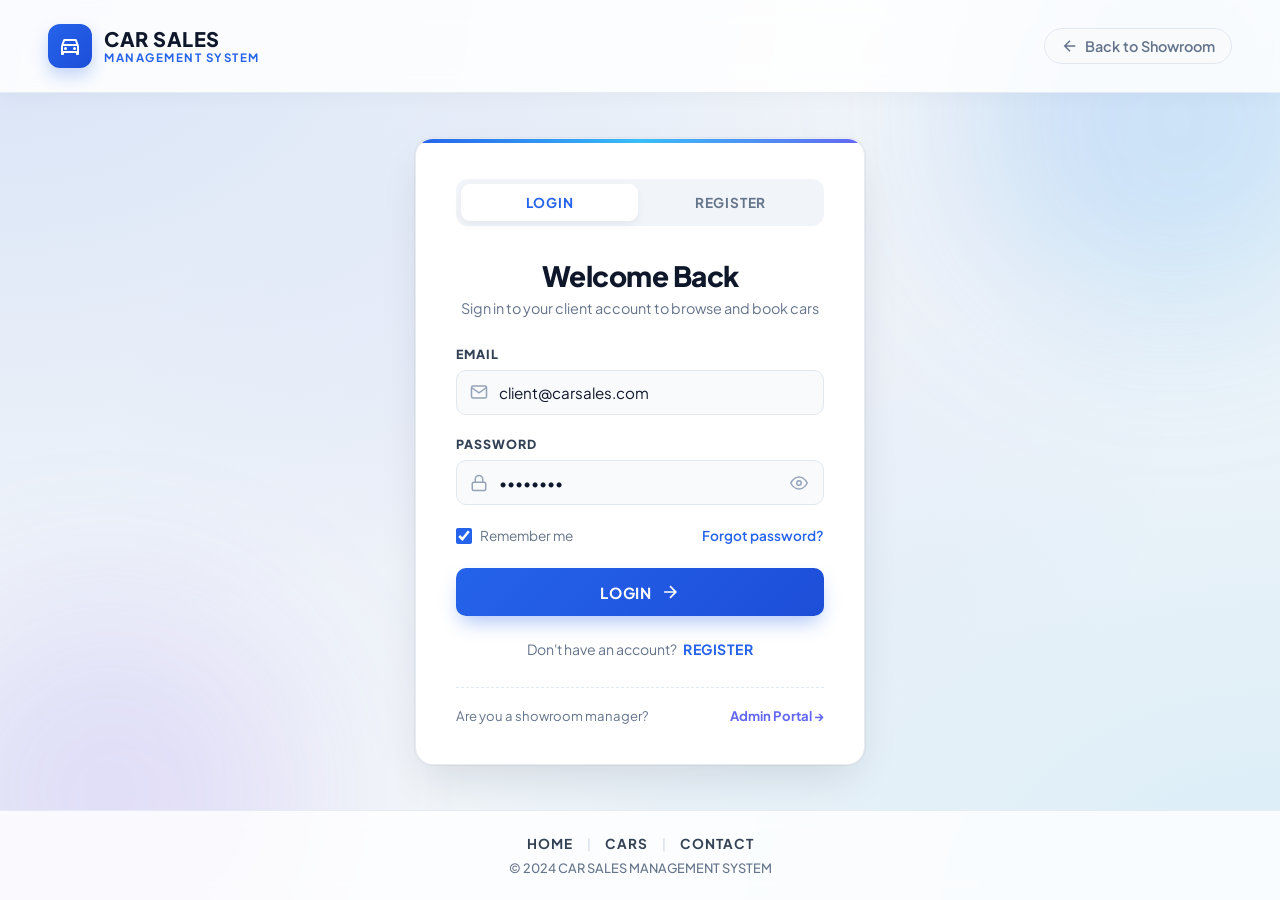
<file: login.html>
<!DOCTYPE html>
<html lang="en">
<head>
  <meta charset="UTF-8">
  <meta name="viewport" content="width=device-width, initial-scale=1.0">
  <title>Login - Car Sales Management System</title>
  <link rel="preconnect" href="https://fonts.googleapis.com">
  <link rel="preconnect" href="https://fonts.gstatic.com" crossorigin>
  <link href="https://fonts.googleapis.com/css2?family=Plus+Jakarta+Sans:wght@400;500;600;700;800&display=swap" rel="stylesheet">
  <link rel="stylesheet" href="login.css">
</head>
<body>
  <!-- Background Glow Accents -->
  <div class="bg-shape shape-1"></div>
  <div class="bg-shape shape-2"></div>

  <!-- Page Wrapper -->
  <div class="page-container">
    <!-- Top Brand Header -->
    <header class="top-header">
      <div class="brand">
        <div class="brand-icon">
          <svg viewBox="0 0 24 24" fill="currentColor">
            <path d="M18.92 6.01C18.72 5.42 18.16 5 17.5 5h-11c-.66 0-1.21.42-1.42 1.01L3 12v8c0 .55.45 1 1 1h1c.55 0 1-.45 1-1v-1h12v1c0 .55.45 1 1 1h1c.55 0 1-.45 1-1v-8l-2.08-5.99zM6.85 7h10.29l1.04 3H5.81l1.04-3zM19 17H5v-4.66l.12-.34h13.77l.11.34V17z"/>
            <circle cx="7.5" cy="14.5" r="1.5"/>
            <circle cx="16.5" cy="14.5" r="1.5"/>
          </svg>
        </div>
        <div class="brand-text">
          <span class="brand-title">CAR SALES</span>
          <span class="brand-subtitle">MANAGEMENT SYSTEM</span>
        </div>
      </div>
      <a href="index.html" class="back-home-link">
        <svg viewBox="0 0 24 24" width="18" height="18" fill="none" stroke="currentColor" stroke-width="2">
          <path d="M19 12H5M12 19l-7-7 7-7"/>
        </svg>
        Back to Showroom
      </a>
    </header>

    <!-- Main Auth Card -->
    <main class="auth-main">
      <div class="auth-card">
        <!-- Tab Switcher -->
        <div class="auth-tabs">
          <button class="tab-btn active" id="tabLogin" onclick="switchTab('login')">LOGIN</button>
          <button class="tab-btn" id="tabRegister" onclick="switchTab('register')">REGISTER</button>
        </div>

        <!-- Login Form Panel -->
        <div class="form-panel active" id="loginPanel">
          <div class="panel-header">
            <h1 class="panel-title">Welcome Back</h1>
            <p class="panel-desc">Sign in to your client account to browse and book cars</p>
          </div>

          <form id="loginForm" onsubmit="handleLogin(event)">
            <div class="input-group">
              <label for="loginEmail">EMAIL</label>
              <div class="input-wrapper">
                <svg class="input-icon" viewBox="0 0 24 24" fill="none" stroke="currentColor" stroke-width="2">
                  <path d="M4 4h16c1.1 0 2 .9 2 2v12c0 1.1-.9 2-2 2H4c-1.1 0-2-.9-2-2V6c0-1.1.9-2 2-2z"/>
                  <polyline points="22,6 12,13 2,6"/>
                </svg>
                <input type="email" id="loginEmail" placeholder="Enter your email" required value="client@carsales.com">
              </div>
            </div>

            <div class="input-group">
              <label for="loginPassword">PASSWORD</label>
              <div class="input-wrapper">
                <svg class="input-icon" viewBox="0 0 24 24" fill="none" stroke="currentColor" stroke-width="2">
                  <rect x="3" y="11" width="18" height="11" rx="2" ry="2"/>
                  <path d="M7 11V7a5 5 0 0 1 10 0v4"/>
                </svg>
                <input type="password" id="loginPassword" placeholder="Enter your password" required value="••••••••">
                <button type="button" class="pwd-toggle" onclick="togglePassword('loginPassword', this)">
                  <svg viewBox="0 0 24 24" width="18" height="18" fill="none" stroke="currentColor" stroke-width="2">
                    <path d="M1 12s4-8 11-8 11 8 11 8-4 8-11 8-11-8-11-8z"/>
                    <circle cx="12" cy="12" r="3"/>
                  </svg>
                </button>
              </div>
            </div>

            <div class="form-options">
              <label class="remember-me">
                <input type="checkbox" checked>
                <span>Remember me</span>
              </label>
              <a href="#" class="forgot-link" onclick="alert('Password reset link sent to registered email.'); return false;">Forgot password?</a>
            </div>

            <button type="submit" class="submit-btn">
              <span>LOGIN</span>
              <svg viewBox="0 0 24 24" width="20" height="20" fill="none" stroke="currentColor" stroke-width="2">
                <path d="M5 12h14M12 5l7 7-7 7"/>
              </svg>
            </button>
          </form>

          <div class="auth-switch">
            <span>Don't have an account?</span>
            <button type="button" class="link-btn" onclick="switchTab('register')">REGISTER</button>
          </div>
        </div>

        <!-- Register Form Panel -->
        <div class="form-panel" id="registerPanel">
          <div class="panel-header">
            <h1 class="panel-title">Create Account</h1>
            <p class="panel-desc">Join Car Sales to discover verified luxury cars</p>
          </div>

          <form id="registerForm" onsubmit="handleRegister(event)">
            <div class="input-group">
              <label for="regName">FULL NAME</label>
              <div class="input-wrapper">
                <svg class="input-icon" viewBox="0 0 24 24" fill="none" stroke="currentColor" stroke-width="2">
                  <path d="M20 21v-2a4 4 0 0 0-4-4H8a4 4 0 0 0-4 4v2"/>
                  <circle cx="12" cy="7" r="4"/>
                </svg>
                <input type="text" id="regName" placeholder="Enter your full name" required>
              </div>
            </div>

            <div class="input-group">
              <label for="regEmail">EMAIL</label>
              <div class="input-wrapper">
                <svg class="input-icon" viewBox="0 0 24 24" fill="none" stroke="currentColor" stroke-width="2">
                  <path d="M4 4h16c1.1 0 2 .9 2 2v12c0 1.1-.9 2-2 2H4c-1.1 0-2-.9-2-2V6c0-1.1.9-2 2-2z"/>
                  <polyline points="22,6 12,13 2,6"/>
                </svg>
                <input type="email" id="regEmail" placeholder="Enter your email" required>
              </div>
            </div>

            <div class="input-group">
              <label for="regPassword">PASSWORD</label>
              <div class="input-wrapper">
                <svg class="input-icon" viewBox="0 0 24 24" fill="none" stroke="currentColor" stroke-width="2">
                  <rect x="3" y="11" width="18" height="11" rx="2" ry="2"/>
                  <path d="M7 11V7a5 5 0 0 1 10 0v4"/>
                </svg>
                <input type="password" id="regPassword" placeholder="Create a strong password" required>
              </div>
            </div>

            <button type="submit" class="submit-btn">
              <span>REGISTER</span>
              <svg viewBox="0 0 24 24" width="20" height="20" fill="none" stroke="currentColor" stroke-width="2">
                <path d="M5 12h14M12 5l7 7-7 7"/>
              </svg>
            </button>
          </form>

          <div class="auth-switch">
            <span>Already have an account?</span>
            <button type="button" class="link-btn" onclick="switchTab('login')">LOGIN</button>
          </div>
        </div>

        <div class="admin-portal-link">
          <span>Are you a showroom manager?</span>
          <a href="../admin/login.html">Admin Portal &rarr;</a>
        </div>
      </div>
    </main>

    <!-- Footer -->
    <footer class="bottom-footer">
      <div class="footer-links">
        <a href="index.html">HOME</a>
        <span class="sep">|</span>
        <a href="cars.html">CARS</a>
        <span class="sep">|</span>
        <a href="contact.html">CONTACT</a>
      </div>
      <p class="copyright">&copy; 2024 CAR SALES MANAGEMENT SYSTEM</p>
    </footer>
  </div>

  <script>
    function switchTab(mode) {
      const loginTab = document.getElementById('tabLogin');
      const regTab = document.getElementById('tabRegister');
      const loginPanel = document.getElementById('loginPanel');
      const regPanel = document.getElementById('registerPanel');

      if (mode === 'login') {
        loginTab.classList.add('active');
        regTab.classList.remove('active');
        loginPanel.classList.add('active');
        regPanel.classList.remove('active');
      } else {
        regTab.classList.add('active');
        loginTab.classList.remove('active');
        regPanel.classList.add('active');
        loginPanel.classList.remove('active');
      }
    }

    function togglePassword(inputId, btn) {
      const input = document.getElementById(inputId);
      if (input.type === 'password') {
        input.type = 'text';
        btn.style.opacity = '1';
      } else {
        input.type = 'password';
        btn.style.opacity = '0.6';
      }
    }

    function handleLogin(e) {
      e.preventDefault();
      const btn = e.target.querySelector('button[type="submit"]');
      btn.innerHTML = '<span>Signing In...</span>';
      setTimeout(() => {
        window.location.href = 'welcome.html';
      }, 700);
    }

    function handleRegister(e) {
      e.preventDefault();
      const btn = e.target.querySelector('button[type="submit"]');
      btn.innerHTML = '<span>Creating Account...</span>';
      setTimeout(() => {
        alert('Account created successfully! Welcome to Car Sales.');
        window.location.href = 'welcome.html';
      }, 700);
    }
  </script>
</body>
</html>
</file>
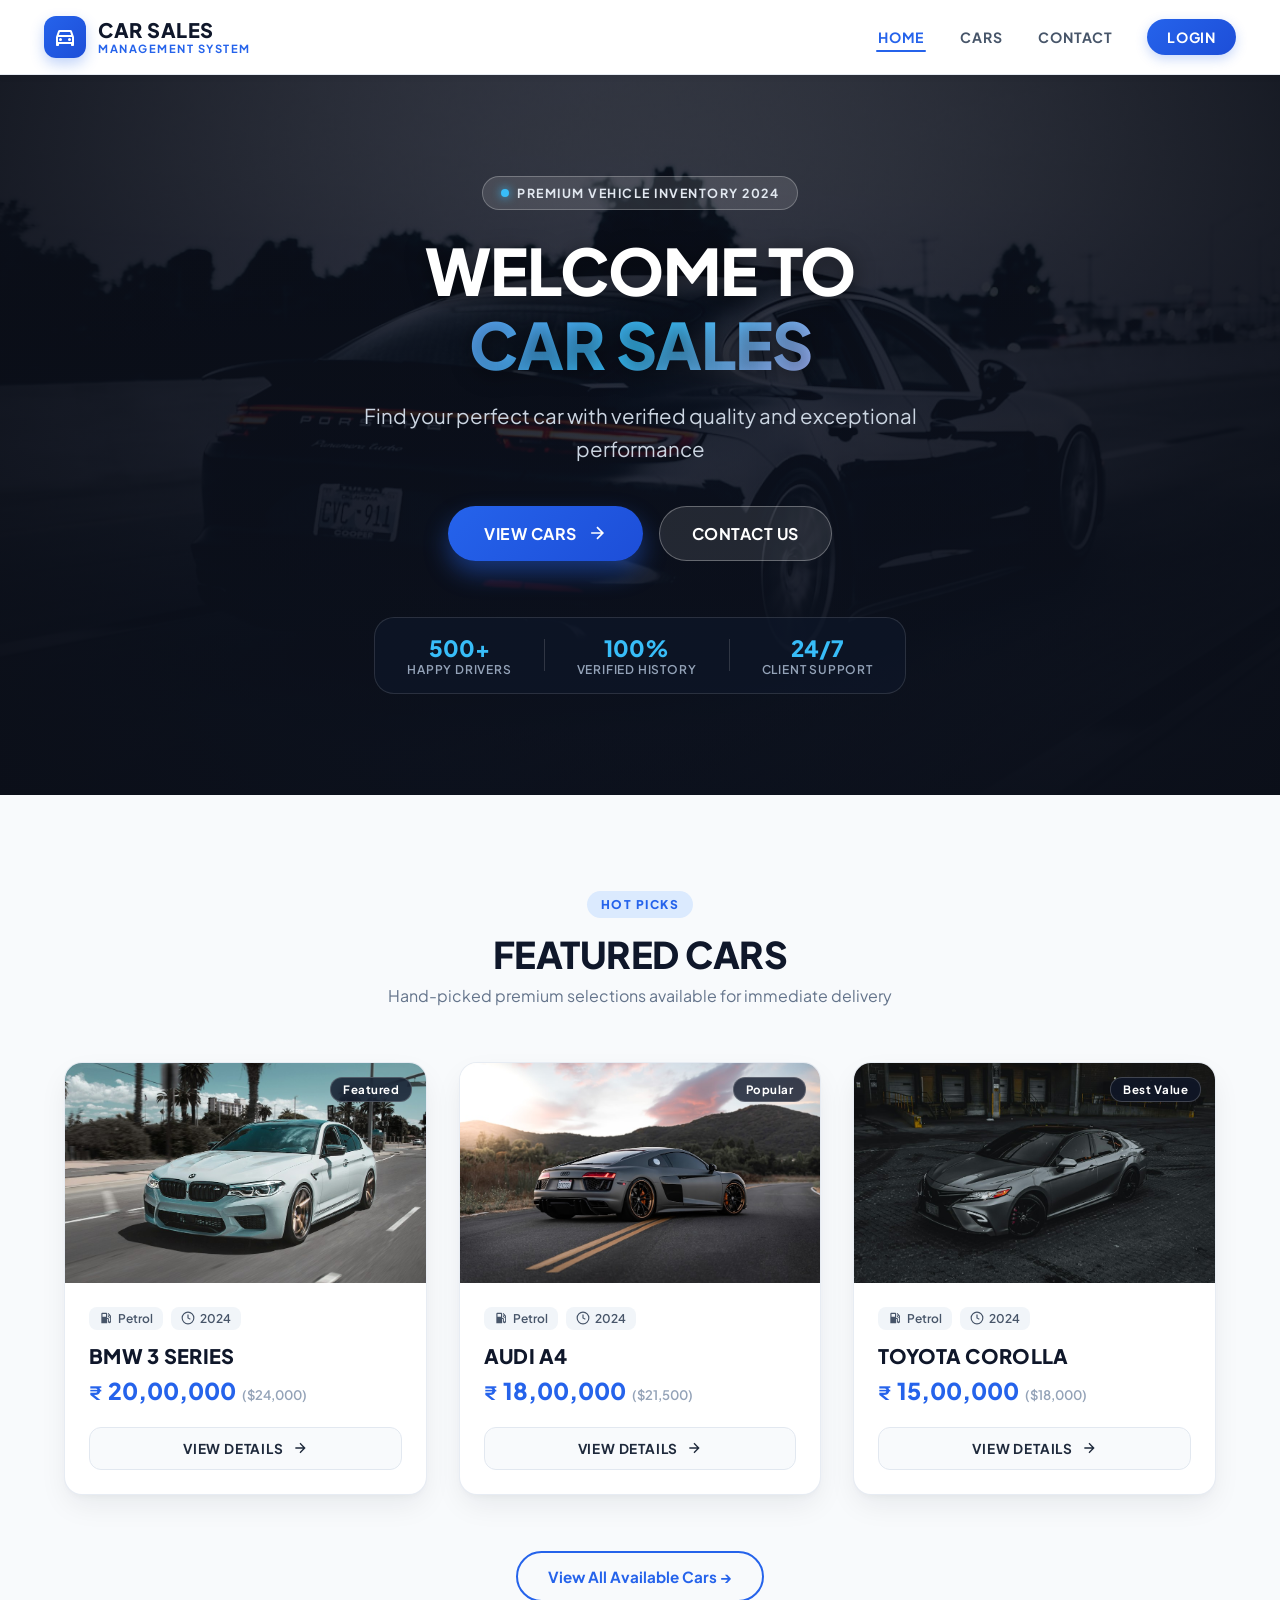
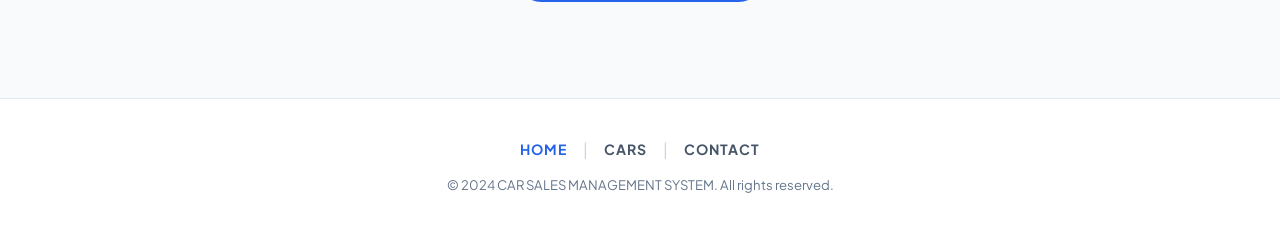
<file: welcome.html>
<!DOCTYPE html>
<html lang="en">
<head>
  <meta charset="UTF-8">
  <meta name="viewport" content="width=device-width, initial-scale=1.0">
  <title>Home - Car Sales Management System</title>
  <link rel="preconnect" href="https://fonts.googleapis.com">
  <link rel="preconnect" href="https://fonts.gstatic.com" crossorigin>
  <link href="https://fonts.googleapis.com/css2?family=Plus+Jakarta+Sans:wght@400;500;600;700;800&display=swap" rel="stylesheet">
  <link rel="stylesheet" href="index.css">
</head>
<body>
  <!-- Navigation Bar -->
  <header class="navbar">
    <div class="nav-container">
      <a href="index.html" class="nav-brand">
        <div class="brand-icon">
          <svg viewBox="0 0 24 24" fill="currentColor">
            <path d="M18.92 6.01C18.72 5.42 18.16 5 17.5 5h-11c-.66 0-1.21.42-1.42 1.01L3 12v8c0 .55.45 1 1 1h1c.55 0 1-.45 1-1v-1h12v1c0 .55.45 1 1 1h1c.55 0 1-.45 1-1v-8l-2.08-5.99zM6.85 7h10.29l1.04 3H5.81l1.04-3zM19 17H5v-4.66l.12-.34h13.77l.11.34V17z"/>
            <circle cx="7.5" cy="14.5" r="1.5"/>
            <circle cx="16.5" cy="14.5" r="1.5"/>
          </svg>
        </div>
        <div class="brand-text">
          <span class="brand-name">CAR SALES</span>
          <span class="brand-tagline">MANAGEMENT SYSTEM</span>
        </div>
      </a>

      <!-- Mobile Menu Toggle Button -->
      <button class="mobile-toggle" aria-label="Toggle navigation" onclick="toggleMenu()">
        <span></span><span></span><span></span>
      </button>

      <!-- Nav Links -->
      <nav class="nav-menu" id="navMenu">
        <a href="index.html" class="nav-link active">HOME</a>
        <a href="cars.html" class="nav-link">CARS</a>
        <a href="contact.html" class="nav-link">CONTACT</a>
        <a href="login.html" class="nav-link nav-btn">LOGIN</a>
      </nav>
    </div>
  </header>

  <!-- Hero Section -->
  <section class="hero-section">
    <div class="hero-backdrop">
      <img src="images/hero-car.jpg" alt="Luxury Car" class="hero-bg-img">
      <div class="hero-overlay"></div>
    </div>

    <div class="hero-content">
      <div class="hero-badge">
        <span class="badge-dot"></span>
        PREMIUM VEHICLE INVENTORY 2024
      </div>
      <h1 class="hero-title">
        WELCOME TO <br>
        <span class="gradient-text">CAR SALES</span>
      </h1>
      <p class="hero-subtitle">Find your perfect car with verified quality and exceptional performance</p>
      
      <div class="hero-actions">
        <a href="cars.html" class="cta-primary-btn">
          <span>VIEW CARS</span>
          <svg viewBox="0 0 24 24" width="20" height="20" fill="none" stroke="currentColor" stroke-width="2">
            <path d="M5 12h14M12 5l7 7-7 7"/>
          </svg>
        </a>
        <a href="contact.html" class="cta-secondary-btn">
          <span>CONTACT US</span>
        </a>
      </div>

      <!-- Quick Trust Indicators -->
      <div class="hero-stats">
        <div class="stat-item">
          <span class="stat-number">500+</span>
          <span class="stat-label">Happy Drivers</span>
        </div>
        <div class="stat-divider"></div>
        <div class="stat-item">
          <span class="stat-number">100%</span>
          <span class="stat-label">Verified History</span>
        </div>
        <div class="stat-divider"></div>
        <div class="stat-item">
          <span class="stat-number">24/7</span>
          <span class="stat-label">Client Support</span>
        </div>
      </div>
    </div>
  </section>

  <!-- Featured Cars Section -->
  <section class="featured-section">
    <div class="container">
      <div class="section-header">
        <div class="section-badge">HOT PICKS</div>
        <h2 class="section-title">FEATURED CARS</h2>
        <p class="section-desc">Hand-picked premium selections available for immediate delivery</p>
      </div>

      <div class="cars-grid">
        <!-- Car Card 1 -->
        <article class="car-card">
          <div class="card-media">
            <img src="images/bmw.jpg" alt="BMW 3 Series" loading="lazy">
            <span class="card-badge">Featured</span>
          </div>
          <div class="card-body">
            <div class="card-tags">
              <span class="spec-tag">
                <svg viewBox="0 0 24 24" width="14" height="14" fill="currentColor"><path d="M19.77 7.23l.01-.01-3.72-3.72L15 4.56l2.11 2.11c-.94.36-1.61 1.26-1.61 2.33 0 1.38 1.12 2.5 2.5 2.5.36 0 .69-.08 1-.22v5.72c0 .55-.45 1-1 1s-1-.45-1-1V14c0-1.1-.9-2-2-2h-1V5c0-1.1-.9-2-2-2H6c-1.1 0-2 .9-2 2v16h10v-7.5h1.5v5c0 1.38 1.12 2.5 2.5 2.5s2.5-1.12 2.5-2.5V9c0-.69-.28-1.32-.73-1.77zM12 10H6V5h6v5zm6 0c-.55 0-1-.45-1-1s.45-1 1-1 1 .45 1 1-.45 1-1 1z"/></svg>
                Petrol
              </span>
              <span class="spec-tag">
                <svg viewBox="0 0 24 24" width="14" height="14" fill="none" stroke="currentColor" stroke-width="2"><circle cx="12" cy="12" r="10"/><polyline points="12 6 12 12 16 14"/></svg>
                2024
              </span>
            </div>
            <h3 class="card-title">BMW 3 SERIES</h3>
            <div class="card-price">
              <span class="currency">₹</span>20,00,000
              <span class="usd-hint">($24,000)</span>
            </div>
            <a href="car-details.html" class="details-btn">
              <span>VIEW DETAILS</span>
              <svg viewBox="0 0 24 24" width="16" height="16" fill="none" stroke="currentColor" stroke-width="2">
                <path d="M5 12h14M12 5l7 7-7 7"/>
              </svg>
            </a>
          </div>
        </article>

        <!-- Car Card 2 -->
        <article class="car-card">
          <div class="card-media">
            <img src="images/audi.jpg" alt="Audi A4" loading="lazy">
            <span class="card-badge">Popular</span>
          </div>
          <div class="card-body">
            <div class="card-tags">
              <span class="spec-tag">
                <svg viewBox="0 0 24 24" width="14" height="14" fill="currentColor"><path d="M19.77 7.23l.01-.01-3.72-3.72L15 4.56l2.11 2.11c-.94.36-1.61 1.26-1.61 2.33 0 1.38 1.12 2.5 2.5 2.5.36 0 .69-.08 1-.22v5.72c0 .55-.45 1-1 1s-1-.45-1-1V14c0-1.1-.9-2-2-2h-1V5c0-1.1-.9-2-2-2H6c-1.1 0-2 .9-2 2v16h10v-7.5h1.5v5c0 1.38 1.12 2.5 2.5 2.5s2.5-1.12 2.5-2.5V9c0-.69-.28-1.32-.73-1.77zM12 10H6V5h6v5zm6 0c-.55 0-1-.45-1-1s.45-1 1-1 1 .45 1 1-.45 1-1 1z"/></svg>
                Petrol
              </span>
              <span class="spec-tag">
                <svg viewBox="0 0 24 24" width="14" height="14" fill="none" stroke="currentColor" stroke-width="2"><circle cx="12" cy="12" r="10"/><polyline points="12 6 12 12 16 14"/></svg>
                2024
              </span>
            </div>
            <h3 class="card-title">AUDI A4</h3>
            <div class="card-price">
              <span class="currency">₹</span>18,00,000
              <span class="usd-hint">($21,500)</span>
            </div>
            <a href="car-details.html" class="details-btn">
              <span>VIEW DETAILS</span>
              <svg viewBox="0 0 24 24" width="16" height="16" fill="none" stroke="currentColor" stroke-width="2">
                <path d="M5 12h14M12 5l7 7-7 7"/>
              </svg>
            </a>
          </div>
        </article>

        <!-- Car Card 3 -->
        <article class="car-card">
          <div class="card-media">
            <img src="images/toyota.jpg" alt="Toyota Corolla" loading="lazy">
            <span class="card-badge">Best Value</span>
          </div>
          <div class="card-body">
            <div class="card-tags">
              <span class="spec-tag">
                <svg viewBox="0 0 24 24" width="14" height="14" fill="currentColor"><path d="M19.77 7.23l.01-.01-3.72-3.72L15 4.56l2.11 2.11c-.94.36-1.61 1.26-1.61 2.33 0 1.38 1.12 2.5 2.5 2.5.36 0 .69-.08 1-.22v5.72c0 .55-.45 1-1 1s-1-.45-1-1V14c0-1.1-.9-2-2-2h-1V5c0-1.1-.9-2-2-2H6c-1.1 0-2 .9-2 2v16h10v-7.5h1.5v5c0 1.38 1.12 2.5 2.5 2.5s2.5-1.12 2.5-2.5V9c0-.69-.28-1.32-.73-1.77zM12 10H6V5h6v5zm6 0c-.55 0-1-.45-1-1s.45-1 1-1 1 .45 1 1-.45 1-1 1z"/></svg>
                Petrol
              </span>
              <span class="spec-tag">
                <svg viewBox="0 0 24 24" width="14" height="14" fill="none" stroke="currentColor" stroke-width="2"><circle cx="12" cy="12" r="10"/><polyline points="12 6 12 12 16 14"/></svg>
                2024
              </span>
            </div>
            <h3 class="card-title">TOYOTA COROLLA</h3>
            <div class="card-price">
              <span class="currency">₹</span>15,00,000
              <span class="usd-hint">($18,000)</span>
            </div>
            <a href="car-details.html" class="details-btn">
              <span>VIEW DETAILS</span>
              <svg viewBox="0 0 24 24" width="16" height="16" fill="none" stroke="currentColor" stroke-width="2">
                <path d="M5 12h14M12 5l7 7-7 7"/>
              </svg>
            </a>
          </div>
        </article>
      </div>

      <div class="browse-all-container">
        <a href="cars.html" class="outline-btn">
          View All Available Cars &rarr;
        </a>
      </div>
    </div>
  </section>

  <!-- Footer -->
  <footer class="site-footer">
    <div class="footer-container">
      <div class="footer-links">
        <a href="index.html" class="active">HOME</a>
        <span class="sep">|</span>
        <a href="cars.html">CARS</a>
        <span class="sep">|</span>
        <a href="contact.html">CONTACT</a>
      </div>
      <p class="copyright">&copy; 2024 CAR SALES MANAGEMENT SYSTEM. All rights reserved.</p>
    </div>
  </footer>

  <script>
    function toggleMenu() {
      const menu = document.getElementById('navMenu');
      menu.classList.toggle('active');
    }
  </script>
</body>
</html>
</file>
<file: car-details.css>
/* Modern Lively Styling for Car Details Page */
:root {
  --primary: #2563eb;
  --primary-hover: #1d4ed8;
  --primary-glow: rgba(37, 99, 235, 0.4);
  --dark-bg: #0b0f19;
  --surface: #ffffff;
  --surface-alt: #f8fafc;
  --border: #e2e8f0;
  --text-main: #0f172a;
  --text-muted: #64748b;
  --radius-lg: 20px;
  --radius-md: 12px;
  --shadow-card: 0 15px 35px -5px rgba(15, 23, 42, 0.08), 0 5px 15px -3px rgba(15, 23, 42, 0.04);
  --shadow-btn: 0 10px 25px -4px rgba(37, 99, 235, 0.4);
}

* {
  margin: 0;
  padding: 0;
  box-sizing: border-box;
  font-family: 'Plus Jakarta Sans', -apple-system, BlinkMacSystemFont, 'Segoe UI', Roboto, sans-serif;
}

body {
  background-color: #f8fafc;
  color: var(--text-main);
  min-height: 100vh;
  display: flex;
  flex-direction: column;
}

.container {
  max-width: 1040px;
  margin: 0 auto;
  padding: 0 1.5rem;
}

/* Navbar */
.navbar {
  position: sticky;
  top: 0;
  z-index: 100;
  background: rgba(255, 255, 255, 0.92);
  backdrop-filter: blur(14px);
  border-bottom: 1px solid rgba(226, 232, 240, 0.85);
  box-shadow: 0 4px 12px rgba(0, 0, 0, 0.03);
}

.nav-container {
  max-width: 1240px;
  margin: 0 auto;
  padding: 1rem 1.5rem;
  display: flex;
  justify-content: space-between;
  align-items: center;
}

.nav-brand {
  display: flex;
  align-items: center;
  gap: 12px;
  text-decoration: none;
}

.brand-icon {
  width: 42px;
  height: 42px;
  background: linear-gradient(135deg, #2563eb, #1d4ed8);
  border-radius: 12px;
  display: flex;
  align-items: center;
  justify-content: center;
  color: white;
  box-shadow: 0 6px 14px rgba(37, 99, 235, 0.28);
}

.brand-icon svg {
  width: 24px;
  height: 24px;
}

.brand-text {
  display: flex;
  flex-direction: column;
}

.brand-name {
  font-size: 1.25rem;
  font-weight: 800;
  letter-spacing: 0.5px;
  color: #0f172a;
  line-height: 1.1;
}

.brand-tagline {
  font-size: 0.7rem;
  font-weight: 700;
  letter-spacing: 1.5px;
  color: #2563eb;
}

.nav-menu {
  display: flex;
  align-items: center;
  gap: 2rem;
}

.nav-link {
  text-decoration: none;
  color: #475569;
  font-weight: 700;
  font-size: 0.88rem;
  letter-spacing: 0.8px;
  position: relative;
  padding: 6px 2px;
  transition: color 0.2s ease;
}

.nav-link:hover {
  color: var(--primary);
}

.nav-btn {
  background: linear-gradient(135deg, #2563eb, #1d4ed8);
  color: white !important;
  padding: 9px 20px;
  border-radius: 24px;
}

.mobile-toggle {
  display: none;
  background: none;
  border: none;
  flex-direction: column;
  gap: 5px;
  cursor: pointer;
}

.mobile-toggle span {
  width: 24px;
  height: 2.5px;
  background: #0f172a;
  border-radius: 2px;
}

/* Page Layout */
.details-page {
  padding: 2.5rem 0 5rem;
  flex: 1;
}

.breadcrumbs {
  display: flex;
  align-items: center;
  gap: 8px;
  font-size: 0.85rem;
  color: var(--text-muted);
  margin-bottom: 1.5rem;
}

.breadcrumbs a {
  color: #475569;
  text-decoration: none;
  font-weight: 600;
}

.breadcrumbs a:hover {
  color: var(--primary);
}

.breadcrumbs .current {
  color: var(--primary);
  font-weight: 700;
}

.header-box {
  text-align: center;
  margin-bottom: 2.5rem;
}

.page-title {
  font-size: 2.4rem;
  font-weight: 800;
  color: #0f172a;
  letter-spacing: -0.5px;
}

.header-line {
  width: 50px;
  height: 4px;
  background: var(--primary);
  border-radius: 2px;
  margin: 12px auto 0;
}

/* Vehicle Showcase Card */
.vehicle-showcase-card {
  background: var(--surface);
  border-radius: var(--radius-lg);
  box-shadow: var(--shadow-card);
  border: 1px solid var(--border);
  overflow: hidden;
  animation: cardFadeUp 0.6s cubic-bezier(0.16, 1, 0.3, 1) forwards;
}

@keyframes cardFadeUp {
  from {
    opacity: 0;
    transform: translateY(20px);
  }
  to {
    opacity: 1;
    transform: translateY(0);
  }
}

.image-showcase {
  background: #0b0f19;
  position: relative;
  padding: 1.5rem;
}

.main-image-wrapper {
  position: relative;
  height: 440px;
  border-radius: 14px;
  overflow: hidden;
  box-shadow: 0 10px 30px rgba(0, 0, 0, 0.35);
}

.main-img {
  width: 100%;
  height: 100%;
  object-fit: cover;
  object-position: center;
  transition: transform 0.6s ease;
}

.main-image-wrapper:hover .main-img {
  transform: scale(1.03);
}

.verified-tag {
  position: absolute;
  top: 16px;
  left: 16px;
  display: flex;
  align-items: center;
  gap: 6px;
  background: rgba(16, 185, 129, 0.9);
  backdrop-filter: blur(8px);
  color: white;
  font-size: 0.78rem;
  font-weight: 700;
  padding: 6px 14px;
  border-radius: 30px;
}

.image-gallery-tabs {
  display: flex;
  justify-content: center;
  gap: 10px;
  margin-top: 1rem;
}

.gallery-thumb {
  padding: 7px 18px;
  background: rgba(255, 255, 255, 0.12);
  border: 1px solid rgba(255, 255, 255, 0.2);
  color: #e2e8f0;
  font-size: 0.8rem;
  font-weight: 600;
  border-radius: 20px;
  cursor: pointer;
  transition: all 0.2s ease;
}

.gallery-thumb.active,
.gallery-thumb:hover {
  background: var(--primary);
  border-color: var(--primary);
  color: white;
}

/* Specs Content */
.vehicle-specs-wrapper {
  padding: 2.5rem 3rem;
}

.badge-row {
  display: flex;
  gap: 10px;
  margin-bottom: 1rem;
}

.condition-badge {
  background: #dbeafe;
  color: #1d4ed8;
  font-size: 0.75rem;
  font-weight: 700;
  padding: 4px 12px;
  border-radius: 20px;
}

.warranty-badge {
  background: #f1f5f9;
  color: #475569;
  font-size: 0.75rem;
  font-weight: 700;
  padding: 4px 12px;
  border-radius: 20px;
}

.vehicle-name {
  font-size: 2rem;
  font-weight: 800;
  color: #0f172a;
  letter-spacing: -0.5px;
  margin-bottom: 1rem;
}

.price-box {
  display: flex;
  align-items: baseline;
  gap: 12px;
  padding: 1.25rem 1.5rem;
  background: #eff6ff;
  border-radius: 12px;
  border-left: 4px solid var(--primary);
  margin-bottom: 2rem;
}

.price-label {
  font-size: 1.1rem;
  font-weight: 700;
  color: #3b82f6;
}

.price-val {
  font-size: 2.2rem;
  font-weight: 800;
  color: #1e3a8a;
  letter-spacing: -0.5px;
}

.price-usd {
  font-size: 0.95rem;
  color: #64748b;
  font-weight: 600;
}

/* Specs List */
.specs-list {
  display: flex;
  flex-direction: column;
  gap: 1rem;
  margin-bottom: 2.5rem;
}

.spec-row {
  display: flex;
  justify-content: space-between;
  align-items: center;
  padding: 12px 16px;
  background: #f8fafc;
  border-radius: 10px;
  border: 1px solid #f1f5f9;
}

.spec-label {
  display: flex;
  align-items: center;
  gap: 10px;
  font-weight: 700;
  color: #334155;
  font-size: 0.95rem;
}

.spec-label svg {
  color: var(--primary);
}

.spec-data {
  font-weight: 800;
  color: #0f172a;
  font-size: 1.05rem;
}

/* Action Section */
.action-section {
  display: flex;
  align-items: center;
  gap: 1.5rem;
}

.enquiry-cta-btn {
  flex: 1;
  display: flex;
  align-items: center;
  justify-content: center;
  gap: 12px;
  padding: 18px 30px;
  background: linear-gradient(135deg, #2563eb, #1d4ed8);
  color: white;
  border: none;
  border-radius: var(--radius-md);
  font-size: 1.05rem;
  font-weight: 800;
  letter-spacing: 0.8px;
  cursor: pointer;
  box-shadow: var(--shadow-btn);
  transition: all 0.3s cubic-bezier(0.16, 1, 0.3, 1);
}

.enquiry-cta-btn:hover {
  transform: translateY(-3px);
  box-shadow: 0 16px 32px rgba(37, 99, 235, 0.5);
}

.back-inventory-btn {
  color: var(--text-muted);
  text-decoration: none;
  font-weight: 700;
  font-size: 0.9rem;
  transition: color 0.2s ease;
}

.back-inventory-btn:hover {
  color: var(--primary);
}

/* Enquiry Modal */
.modal-backdrop {
  position: fixed;
  inset: 0;
  background: rgba(15, 23, 42, 0.65);
  backdrop-filter: blur(6px);
  z-index: 1000;
  display: flex;
  align-items: center;
  justify-content: center;
  padding: 1.5rem;
  opacity: 0;
  pointer-events: none;
  transition: opacity 0.3s ease;
}

.modal-backdrop.active {
  opacity: 1;
  pointer-events: all;
}

.modal-card {
  width: 100%;
  max-width: 480px;
  background: white;
  border-radius: var(--radius-lg);
  padding: 2.2rem;
  position: relative;
  box-shadow: 0 25px 50px -12px rgba(0, 0, 0, 0.25);
  transform: translateY(20px) scale(0.96);
  transition: all 0.3s cubic-bezier(0.16, 1, 0.3, 1);
}

.modal-backdrop.active .modal-card {
  transform: translateY(0) scale(1);
}

.close-modal {
  position: absolute;
  top: 18px;
  right: 18px;
  background: #f1f5f9;
  border: none;
  font-size: 1.5rem;
  width: 34px;
  height: 34px;
  border-radius: 50%;
  cursor: pointer;
  color: #64748b;
  display: flex;
  align-items: center;
  justify-content: center;
  transition: all 0.2s;
}

.close-modal:hover {
  background: #e2e8f0;
  color: #0f172a;
}

.modal-header {
  text-align: center;
  margin-bottom: 1.5rem;
}

.modal-icon {
  width: 50px;
  height: 50px;
  background: #dbeafe;
  color: var(--primary);
  border-radius: 50%;
  display: flex;
  align-items: center;
  justify-content: center;
  margin: 0 auto 12px;
}

.modal-icon svg {
  width: 26px;
  height: 26px;
}

.modal-title {
  font-size: 1.35rem;
  font-weight: 800;
  color: #0f172a;
}

.modal-desc {
  font-size: 0.88rem;
  color: var(--text-muted);
  margin-top: 4px;
}

.form-group {
  margin-bottom: 1.1rem;
}

.form-group label {
  display: block;
  font-size: 0.75rem;
  font-weight: 800;
  letter-spacing: 0.8px;
  color: #334155;
  margin-bottom: 6px;
}

.form-group input,
.form-group textarea {
  width: 100%;
  padding: 10px 14px;
  border-radius: 8px;
  border: 1.5px solid var(--border);
  font-size: 0.95rem;
  outline: none;
  font-family: inherit;
  transition: all 0.2s;
}

.form-group input:focus,
.form-group textarea:focus {
  border-color: var(--primary);
  box-shadow: 0 0 0 3px rgba(37, 99, 235, 0.15);
}

.modal-submit-btn {
  width: 100%;
  padding: 14px;
  background: linear-gradient(135deg, #2563eb, #1d4ed8);
  color: white;
  border: none;
  border-radius: 10px;
  font-weight: 700;
  font-size: 0.95rem;
  letter-spacing: 0.5px;
  cursor: pointer;
  margin-top: 0.5rem;
  transition: all 0.25s ease;
}

.modal-submit-btn:hover {
  transform: translateY(-2px);
  box-shadow: 0 8px 20px rgba(37, 99, 235, 0.4);
}

/* Toast */
.toast {
  position: fixed;
  bottom: 30px;
  right: 30px;
  background: #0f172a;
  color: white;
  padding: 14px 22px;
  border-radius: 12px;
  box-shadow: 0 10px 25px rgba(0, 0, 0, 0.2);
  display: flex;
  align-items: center;
  gap: 12px;
  font-size: 0.9rem;
  font-weight: 600;
  transform: translateY(100px);
  opacity: 0;
  transition: all 0.35s cubic-bezier(0.16, 1, 0.3, 1);
  z-index: 2000;
}

.toast.active {
  transform: translateY(0);
  opacity: 1;
}

.toast svg {
  color: #10b981;
}

/* Footer */
.site-footer {
  margin-top: auto;
  background: #ffffff;
  border-top: 1px solid var(--border);
  padding: 2.5rem 1.5rem 2rem;
  text-align: center;
}

.footer-container {
  max-width: 800px;
  margin: 0 auto;
}

.footer-links {
  display: flex;
  justify-content: center;
  align-items: center;
  gap: 16px;
  margin-bottom: 1rem;
}

.footer-links a {
  text-decoration: none;
  color: #475569;
  font-size: 0.88rem;
  font-weight: 700;
  letter-spacing: 1px;
}

.footer-links a:hover {
  color: var(--primary);
}

.sep {
  color: #cbd5e1;
}

.copyright {
  font-size: 0.82rem;
  color: var(--text-muted);
}

/* Responsive */
@media (max-width: 768px) {
  .nav-menu {
    position: fixed;
    top: 73px;
    left: 0;
    right: 0;
    background: white;
    flex-direction: column;
    padding: 2rem;
    gap: 1.5rem;
    border-bottom: 1px solid var(--border);
    transform: translateY(-150%);
    transition: transform 0.3s ease;
  }

  .nav-menu.active {
    transform: translateY(0);
  }

  .mobile-toggle {
    display: flex;
  }

  .vehicle-specs-wrapper {
    padding: 1.5rem;
  }

  .main-image-wrapper {
    height: 260px;
  }

  .action-section {
    flex-direction: column;
  }

  .enquiry-cta-btn {
    width: 100%;
  }

  .price-box {
    flex-direction: column;
    gap: 4px;
  }
}
</file>
<file: cars.css>
/* Modern Lively Styling for Available Cars Page */
:root {
  --primary: #2563eb;
  --primary-hover: #1d4ed8;
  --primary-glow: rgba(37, 99, 235, 0.35);
  --dark-bg: #0b0f19;
  --surface: #ffffff;
  --surface-alt: #f8fafc;
  --border: #e2e8f0;
  --text-main: #0f172a;
  --text-muted: #64748b;
  --radius-lg: 16px;
  --radius-md: 10px;
  --shadow-card: 0 10px 25px -4px rgba(15, 23, 42, 0.06), 0 2px 4px -2px rgba(15, 23, 42, 0.04);
  --shadow-hover: 0 18px 30px -4px rgba(37, 99, 235, 0.12), 0 8px 12px -4px rgba(0, 0, 0, 0.04);
}

* {
  margin: 0;
  padding: 0;
  box-sizing: border-box;
  font-family: 'Plus Jakarta Sans', -apple-system, BlinkMacSystemFont, 'Segoe UI', Roboto, sans-serif;
}

body {
  background-color: #f8fafc;
  color: var(--text-main);
  min-height: 100vh;
  display: flex;
  flex-direction: column;
}

.container {
  max-width: 1100px;
  margin: 0 auto;
  padding: 0 1.5rem;
}

/* Navbar */
.navbar {
  position: sticky;
  top: 0;
  z-index: 100;
  background: rgba(255, 255, 255, 0.92);
  backdrop-filter: blur(14px);
  border-bottom: 1px solid rgba(226, 232, 240, 0.85);
  box-shadow: 0 4px 12px rgba(0, 0, 0, 0.03);
}

.nav-container {
  max-width: 1240px;
  margin: 0 auto;
  padding: 1rem 1.5rem;
  display: flex;
  justify-content: space-between;
  align-items: center;
}

.nav-brand {
  display: flex;
  align-items: center;
  gap: 12px;
  text-decoration: none;
}

.brand-icon {
  width: 42px;
  height: 42px;
  background: linear-gradient(135deg, #2563eb, #1d4ed8);
  border-radius: 12px;
  display: flex;
  align-items: center;
  justify-content: center;
  color: white;
  box-shadow: 0 6px 14px rgba(37, 99, 235, 0.28);
  transition: transform 0.3s ease;
}

.brand-icon svg {
  width: 24px;
  height: 24px;
}

.nav-brand:hover .brand-icon {
  transform: rotate(-8deg) scale(1.06);
}

.brand-text {
  display: flex;
  flex-direction: column;
}

.brand-name {
  font-size: 1.25rem;
  font-weight: 800;
  letter-spacing: 0.5px;
  color: #0f172a;
  line-height: 1.1;
}

.brand-tagline {
  font-size: 0.7rem;
  font-weight: 700;
  letter-spacing: 1.5px;
  color: #2563eb;
}

.nav-menu {
  display: flex;
  align-items: center;
  gap: 2rem;
}

.nav-link {
  text-decoration: none;
  color: #475569;
  font-weight: 700;
  font-size: 0.88rem;
  letter-spacing: 0.8px;
  position: relative;
  padding: 6px 2px;
  transition: color 0.2s ease;
}

.nav-link::after {
  content: '';
  position: absolute;
  bottom: 0;
  left: 0;
  width: 0%;
  height: 2.5px;
  background: var(--primary);
  border-radius: 2px;
  transition: width 0.25s ease;
}

.nav-link:hover {
  color: var(--primary);
}

.nav-link:hover::after,
.nav-link.active::after {
  width: 100%;
}

.nav-link.active {
  color: var(--primary);
}

.nav-btn {
  background: linear-gradient(135deg, #2563eb, #1d4ed8);
  color: white !important;
  padding: 9px 20px;
  border-radius: 24px;
  box-shadow: 0 4px 12px rgba(37, 99, 235, 0.25);
}

.nav-btn::after {
  display: none !important;
}

.mobile-toggle {
  display: none;
  background: none;
  border: none;
  flex-direction: column;
  gap: 5px;
  cursor: pointer;
}

.mobile-toggle span {
  width: 24px;
  height: 2.5px;
  background: #0f172a;
  border-radius: 2px;
}

/* Page Banner */
.page-banner {
  background: linear-gradient(180deg, #ffffff 0%, #f1f5f9 100%);
  padding: 3.5rem 0 2.5rem;
  text-align: center;
  border-bottom: 1px solid var(--border);
}

.page-title {
  font-size: 2.4rem;
  font-weight: 800;
  color: #0f172a;
  letter-spacing: -0.5px;
  margin-bottom: 0.6rem;
  animation: fadeInDown 0.6s ease;
}

@keyframes fadeInDown {
  from { opacity: 0; transform: translateY(-15px); }
  to { opacity: 1; transform: translateY(0); }
}

.page-subtitle {
  font-size: 1rem;
  color: var(--text-muted);
  max-width: 650px;
  margin: 0 auto 2rem;
}

/* Search Box */
.search-box-wrapper {
  max-width: 780px;
  margin: 0 auto;
}

.search-form {
  display: flex;
  gap: 10px;
  background: white;
  padding: 8px;
  border-radius: 16px;
  box-shadow: 0 8px 30px rgba(15, 23, 42, 0.08);
  border: 1.5px solid var(--border);
  transition: all 0.25s ease;
}

.search-form:focus-within {
  border-color: var(--primary);
  box-shadow: 0 10px 30px rgba(37, 99, 235, 0.16);
}

.search-input-group {
  flex: 1;
  display: flex;
  align-items: center;
  gap: 12px;
  padding-left: 12px;
}

.search-icon {
  width: 20px;
  height: 20px;
  color: #94a3b8;
}

.search-input-group input {
  width: 100%;
  border: none;
  outline: none;
  font-size: 1rem;
  color: var(--text-main);
  background: transparent;
}

.search-btn {
  display: flex;
  align-items: center;
  gap: 8px;
  padding: 12px 28px;
  background: linear-gradient(135deg, #2563eb, #1d4ed8);
  color: white;
  border: none;
  border-radius: 12px;
  font-weight: 700;
  font-size: 0.9rem;
  letter-spacing: 0.5px;
  cursor: pointer;
  transition: all 0.25s ease;
}

.search-btn:hover {
  transform: translateY(-1px);
  box-shadow: 0 6px 16px rgba(37, 99, 235, 0.35);
}

/* Filter Pills */
.filter-pills {
  display: flex;
  justify-content: center;
  gap: 8px;
  margin-top: 1.2rem;
  flex-wrap: wrap;
}

.pill {
  padding: 7px 18px;
  background: white;
  border: 1px solid var(--border);
  border-radius: 20px;
  font-size: 0.85rem;
  font-weight: 600;
  color: #475569;
  cursor: pointer;
  transition: all 0.2s ease;
}

.pill:hover {
  background: #f1f5f9;
  color: var(--primary);
  border-color: #cbd5e1;
}

.pill.active {
  background: var(--primary);
  color: white;
  border-color: var(--primary);
  box-shadow: 0 4px 12px rgba(37, 99, 235, 0.25);
}

/* Cars Listing Section */
.cars-section {
  padding: 3rem 0 5rem;
  flex: 1;
}

.inventory-bar {
  display: flex;
  justify-content: space-between;
  align-items: center;
  margin-bottom: 2rem;
  padding-bottom: 1rem;
  border-bottom: 1px solid var(--border);
}

.inventory-count {
  font-size: 0.95rem;
  color: var(--text-muted);
}

.inventory-count strong {
  color: var(--text-main);
}

.sort-selector {
  display: flex;
  align-items: center;
  gap: 8px;
  font-size: 0.88rem;
  color: var(--text-muted);
}

.sort-selector select {
  padding: 6px 12px;
  border-radius: 8px;
  border: 1px solid var(--border);
  background: white;
  font-size: 0.88rem;
  font-weight: 600;
  color: var(--text-main);
  outline: none;
  cursor: pointer;
}

/* Cars List Cards */
.cars-list {
  display: flex;
  flex-direction: column;
  gap: 1.5rem;
}

.car-row-card {
  display: flex;
  background: var(--surface);
  border-radius: var(--radius-lg);
  overflow: hidden;
  border: 1px solid var(--border);
  box-shadow: var(--shadow-card);
  transition: all 0.3s cubic-bezier(0.16, 1, 0.3, 1);
  animation: cardFadeIn 0.5s ease backwards;
}

@keyframes cardFadeIn {
  from { opacity: 0; transform: translateY(12px); }
  to { opacity: 1; transform: translateY(0); }
}

.car-row-card:hover {
  transform: translateY(-4px);
  box-shadow: var(--shadow-hover);
  border-color: rgba(37, 99, 235, 0.3);
}

.car-thumb {
  position: relative;
  width: 280px;
  min-width: 280px;
  height: 200px;
  overflow: hidden;
  background: #0f172a;
}

.car-thumb img {
  width: 100%;
  height: 100%;
  object-fit: cover;
  transition: transform 0.5s ease;
}

.car-row-card:hover .car-thumb img {
  transform: scale(1.06);
}

.stock-badge {
  position: absolute;
  top: 12px;
  left: 12px;
  background: rgba(16, 185, 129, 0.9);
  color: white;
  font-size: 0.72rem;
  font-weight: 700;
  padding: 3px 10px;
  border-radius: 20px;
  backdrop-filter: blur(4px);
}

.car-details {
  flex: 1;
  padding: 1.75rem 2rem;
  display: flex;
  justify-content: space-between;
  align-items: center;
  gap: 1.5rem;
}

.car-info {
  display: flex;
  flex-direction: column;
  gap: 0.9rem;
}

.car-name {
  font-size: 1.5rem;
  font-weight: 800;
  color: #0f172a;
  letter-spacing: -0.3px;
}

.specs-grid {
  display: flex;
  flex-direction: column;
  gap: 0.5rem;
}

.spec-item {
  display: flex;
  align-items: center;
  gap: 8px;
  font-size: 0.92rem;
}

.spec-item .label {
  color: var(--text-muted);
  font-weight: 600;
  min-width: 55px;
}

.spec-item .value {
  color: #1e293b;
  font-weight: 700;
}

.price-highlight .value {
  font-size: 1.3rem;
  color: var(--primary);
  font-weight: 800;
}

.price-highlight small {
  font-size: 0.8rem;
  color: #94a3b8;
  font-weight: 600;
}

.badge-fuel {
  background: #e0f2fe;
  color: #0284c7;
  padding: 2px 10px;
  border-radius: 6px;
  font-size: 0.82rem;
}

.badge-model {
  background: #f1f5f9;
  color: #475569;
  padding: 2px 10px;
  border-radius: 6px;
  font-size: 0.82rem;
}

.car-action {
  display: flex;
  align-items: center;
}

.view-btn {
  display: inline-flex;
  align-items: center;
  gap: 8px;
  padding: 13px 26px;
  background: #ffffff;
  border: 1.5px solid #cbd5e1;
  border-radius: var(--radius-md);
  color: #0f172a;
  text-decoration: none;
  font-weight: 700;
  font-size: 0.88rem;
  letter-spacing: 0.6px;
  white-space: nowrap;
  transition: all 0.25s ease;
}

.view-btn:hover {
  background: var(--primary);
  border-color: var(--primary);
  color: white;
  transform: translateY(-2px);
  box-shadow: 0 8px 18px rgba(37, 99, 235, 0.3);
}

/* No Results */
.no-results {
  text-align: center;
  padding: 4rem 1rem;
  color: var(--text-muted);
}

.no-results svg {
  color: #cbd5e1;
  margin-bottom: 1rem;
}

.no-results h3 {
  font-size: 1.3rem;
  color: var(--text-main);
  margin-bottom: 0.4rem;
}

.reset-filter-btn {
  margin-top: 1.2rem;
  padding: 9px 20px;
  background: var(--primary);
  color: white;
  border: none;
  border-radius: 20px;
  font-weight: 700;
  cursor: pointer;
}

/* Footer */
.site-footer {
  margin-top: auto;
  background: #ffffff;
  border-top: 1px solid var(--border);
  padding: 2.5rem 1.5rem 2rem;
  text-align: center;
}

.footer-container {
  max-width: 800px;
  margin: 0 auto;
}

.footer-links {
  display: flex;
  justify-content: center;
  align-items: center;
  gap: 16px;
  margin-bottom: 1rem;
}

.footer-links a {
  text-decoration: none;
  color: #475569;
  font-size: 0.88rem;
  font-weight: 700;
  letter-spacing: 1px;
  transition: color 0.2s ease;
}

.footer-links a:hover,
.footer-links a.active {
  color: var(--primary);
}

.sep {
  color: #cbd5e1;
}

.copyright {
  font-size: 0.82rem;
  color: var(--text-muted);
}

/* Responsiveness */
@media (max-width: 768px) {
  .nav-menu {
    position: fixed;
    top: 73px;
    left: 0;
    right: 0;
    background: white;
    flex-direction: column;
    padding: 2rem;
    gap: 1.5rem;
    border-bottom: 1px solid var(--border);
    transform: translateY(-150%);
    transition: transform 0.3s ease;
  }

  .nav-menu.active {
    transform: translateY(0);
  }

  .mobile-toggle {
    display: flex;
  }

  .car-row-card {
    flex-direction: column;
  }

  .car-thumb {
    width: 100%;
    height: 220px;
  }

  .car-details {
    flex-direction: column;
    align-items: flex-start;
    padding: 1.5rem;
  }

  .car-action {
    width: 100%;
    margin-top: 1rem;
  }

  .view-btn {
    width: 100%;
    justify-content: center;
  }

  .search-form {
    flex-direction: column;
  }

  .search-btn {
    width: 100%;
    justify-content: center;
  }
}
</file>
<file: contact.css>
/* Modern Lively Styling for Contact Us Page */
:root {
  --primary: #2563eb;
  --primary-hover: #1d4ed8;
  --primary-glow: rgba(37, 99, 235, 0.4);
  --dark-bg: #0b0f19;
  --surface: #ffffff;
  --surface-alt: #f8fafc;
  --border: #e2e8f0;
  --text-main: #0f172a;
  --text-muted: #64748b;
  --radius-lg: 20px;
  --radius-md: 12px;
  --shadow-card: 0 15px 35px -5px rgba(15, 23, 42, 0.08), 0 5px 15px -3px rgba(15, 23, 42, 0.04);
  --shadow-btn: 0 10px 25px -4px rgba(37, 99, 235, 0.4);
}

* {
  margin: 0;
  padding: 0;
  box-sizing: border-box;
  font-family: 'Plus Jakarta Sans', -apple-system, BlinkMacSystemFont, 'Segoe UI', Roboto, sans-serif;
}

body {
  background-color: #f8fafc;
  color: var(--text-main);
  min-height: 100vh;
  display: flex;
  flex-direction: column;
}

.container {
  max-width: 900px;
  margin: 0 auto;
  padding: 0 1.5rem;
}

/* Navbar */
.navbar {
  position: sticky;
  top: 0;
  z-index: 100;
  background: rgba(255, 255, 255, 0.92);
  backdrop-filter: blur(14px);
  border-bottom: 1px solid rgba(226, 232, 240, 0.85);
  box-shadow: 0 4px 12px rgba(0, 0, 0, 0.03);
}

.nav-container {
  max-width: 1240px;
  margin: 0 auto;
  padding: 1rem 1.5rem;
  display: flex;
  justify-content: space-between;
  align-items: center;
}

.nav-brand {
  display: flex;
  align-items: center;
  gap: 12px;
  text-decoration: none;
}

.brand-icon {
  width: 42px;
  height: 42px;
  background: linear-gradient(135deg, #2563eb, #1d4ed8);
  border-radius: 12px;
  display: flex;
  align-items: center;
  justify-content: center;
  color: white;
  box-shadow: 0 6px 14px rgba(37, 99, 235, 0.28);
}

.brand-icon svg {
  width: 24px;
  height: 24px;
}

.brand-text {
  display: flex;
  flex-direction: column;
}

.brand-name {
  font-size: 1.25rem;
  font-weight: 800;
  letter-spacing: 0.5px;
  color: #0f172a;
  line-height: 1.1;
}

.brand-tagline {
  font-size: 0.7rem;
  font-weight: 700;
  letter-spacing: 1.5px;
  color: #2563eb;
}

.nav-menu {
  display: flex;
  align-items: center;
  gap: 2rem;
}

.nav-link {
  text-decoration: none;
  color: #475569;
  font-weight: 700;
  font-size: 0.88rem;
  letter-spacing: 0.8px;
  position: relative;
  padding: 6px 2px;
  transition: color 0.2s ease;
}

.nav-link::after {
  content: '';
  position: absolute;
  bottom: 0;
  left: 0;
  width: 0%;
  height: 2.5px;
  background: var(--primary);
  border-radius: 2px;
  transition: width 0.25s ease;
}

.nav-link:hover {
  color: var(--primary);
}

.nav-link:hover::after,
.nav-link.active::after {
  width: 100%;
}

.nav-link.active {
  color: var(--primary);
}

.nav-btn {
  background: linear-gradient(135deg, #2563eb, #1d4ed8);
  color: white !important;
  padding: 9px 20px;
  border-radius: 24px;
}

.mobile-toggle {
  display: none;
  background: none;
  border: none;
  flex-direction: column;
  gap: 5px;
  cursor: pointer;
}

.mobile-toggle span {
  width: 24px;
  height: 2.5px;
  background: #0f172a;
  border-radius: 2px;
}

/* Page Header */
.contact-header-section {
  padding: 3.5rem 0 1.5rem;
  text-align: center;
}

.page-title {
  font-size: 2.4rem;
  font-weight: 800;
  color: #0f172a;
  letter-spacing: -0.5px;
}

.title-underline {
  width: 50px;
  height: 4px;
  background: var(--primary);
  border-radius: 2px;
  margin: 10px auto 16px;
}

.page-desc {
  font-size: 1rem;
  color: var(--text-muted);
  max-width: 540px;
  margin: 0 auto;
}

/* Main Contact Card */
.contact-main {
  padding: 1.5rem 0 5rem;
  flex: 1;
}

.contact-card {
  background: var(--surface);
  border-radius: var(--radius-lg);
  box-shadow: var(--shadow-card);
  border: 1px solid var(--border);
  overflow: hidden;
  animation: cardFadeUp 0.6s cubic-bezier(0.16, 1, 0.3, 1) forwards;
}

@keyframes cardFadeUp {
  from {
    opacity: 0;
    transform: translateY(20px);
  }
  to {
    opacity: 1;
    transform: translateY(0);
  }
}

.contact-form {
  padding: 3rem;
}

.form-row {
  margin-bottom: 1.8rem;
  display: flex;
  flex-direction: column;
  gap: 8px;
}

.form-row label {
  font-size: 1rem;
  font-weight: 700;
  color: #1e293b;
}

.input-control input,
.input-control textarea {
  width: 100%;
  padding: 14px 16px;
  border-radius: var(--radius-md);
  border: 1.5px solid var(--border);
  font-size: 0.95rem;
  background: #f8fafc;
  color: var(--text-main);
  outline: none;
  font-family: inherit;
  transition: all 0.25s ease;
}

.input-control input:focus,
.input-control textarea:focus {
  background: white;
  border-color: var(--primary);
  box-shadow: 0 0 0 4px rgba(37, 99, 235, 0.12);
}

.form-submit-wrapper {
  display: flex;
  justify-content: center;
  margin-top: 1rem;
}

.send-btn {
  display: inline-flex;
  align-items: center;
  gap: 10px;
  padding: 14px 50px;
  background: linear-gradient(135deg, #2563eb, #1d4ed8);
  color: white;
  border: none;
  border-radius: var(--radius-md);
  font-size: 1rem;
  font-weight: 800;
  letter-spacing: 1px;
  cursor: pointer;
  box-shadow: var(--shadow-btn);
  transition: all 0.3s cubic-bezier(0.16, 1, 0.3, 1);
}

.send-btn:hover {
  transform: translateY(-2px);
  box-shadow: 0 14px 28px -4px rgba(37, 99, 235, 0.5);
}

.send-btn:active {
  transform: translateY(0) scale(0.98);
}

/* Contact Info Banner */
.contact-info-banner {
  display: flex;
  align-items: center;
  justify-content: space-around;
  padding: 2rem;
  background: #f1f5f9;
  border-top: 1px solid var(--border);
}

.info-block {
  display: flex;
  align-items: center;
  gap: 14px;
}

.info-icon {
  width: 48px;
  height: 48px;
  background: white;
  border-radius: 50%;
  display: flex;
  align-items: center;
  justify-content: center;
  color: var(--primary);
  box-shadow: 0 4px 10px rgba(0, 0, 0, 0.05);
  border: 1px solid var(--border);
}

.info-text {
  display: flex;
  align-items: baseline;
  gap: 6px;
}

.info-label {
  font-size: 0.95rem;
  font-weight: 800;
  color: #0f172a;
}

.info-val {
  font-size: 0.95rem;
  font-weight: 600;
  color: #475569;
}

.email-link {
  color: var(--primary);
  text-decoration: none;
  transition: text-decoration 0.2s;
}

.email-link:hover {
  text-decoration: underline;
}

.info-divider {
  width: 1px;
  height: 40px;
  background: #cbd5e1;
}

/* Alert Modal */
.alert-modal {
  position: fixed;
  inset: 0;
  background: rgba(15, 23, 42, 0.65);
  backdrop-filter: blur(6px);
  z-index: 1000;
  display: flex;
  align-items: center;
  justify-content: center;
  padding: 1.5rem;
  opacity: 0;
  pointer-events: none;
  transition: opacity 0.3s ease;
}

.alert-modal.active {
  opacity: 1;
  pointer-events: all;
}

.alert-box {
  background: white;
  border-radius: var(--radius-lg);
  padding: 2.5rem;
  text-align: center;
  max-width: 420px;
  width: 100%;
  box-shadow: 0 20px 40px rgba(0, 0, 0, 0.2);
  transform: translateY(20px);
  transition: transform 0.3s ease;
}

.alert-modal.active .alert-box {
  transform: translateY(0);
}

.alert-icon-check {
  width: 60px;
  height: 60px;
  background: #dcfce7;
  color: #16a34a;
  border-radius: 50%;
  display: flex;
  align-items: center;
  justify-content: center;
  margin: 0 auto 1.2rem;
}

.alert-icon-check svg {
  width: 32px;
  height: 32px;
}

.alert-box h3 {
  font-size: 1.4rem;
  font-weight: 800;
  color: #0f172a;
  margin-bottom: 0.5rem;
}

.alert-box p {
  font-size: 0.92rem;
  color: var(--text-muted);
  line-height: 1.5;
  margin-bottom: 1.5rem;
}

.alert-ok-btn {
  padding: 10px 30px;
  background: var(--primary);
  color: white;
  border: none;
  border-radius: 20px;
  font-weight: 700;
  cursor: pointer;
  transition: all 0.2s ease;
}

.alert-ok-btn:hover {
  background: var(--primary-hover);
}

/* Footer */
.site-footer {
  margin-top: auto;
  background: #ffffff;
  border-top: 1px solid var(--border);
  padding: 2.5rem 1.5rem 2rem;
  text-align: center;
}

.footer-container {
  max-width: 800px;
  margin: 0 auto;
}

.footer-links {
  display: flex;
  justify-content: center;
  align-items: center;
  gap: 16px;
  margin-bottom: 1rem;
}

.footer-links a {
  text-decoration: none;
  color: #475569;
  font-size: 0.88rem;
  font-weight: 700;
  letter-spacing: 1px;
}

.footer-links a:hover,
.footer-links a.active {
  color: var(--primary);
}

.sep {
  color: #cbd5e1;
}

.copyright {
  font-size: 0.82rem;
  color: var(--text-muted);
}

/* Responsive */
@media (max-width: 768px) {
  .nav-menu {
    position: fixed;
    top: 73px;
    left: 0;
    right: 0;
    background: white;
    flex-direction: column;
    padding: 2rem;
    gap: 1.5rem;
    border-bottom: 1px solid var(--border);
    transform: translateY(-150%);
    transition: transform 0.3s ease;
  }

  .nav-menu.active {
    transform: translateY(0);
  }

  .mobile-toggle {
    display: flex;
  }

  .contact-form {
    padding: 1.75rem;
  }

  .contact-info-banner {
    flex-direction: column;
    gap: 1.5rem;
    align-items: flex-start;
  }

  .info-divider {
    display: none;
  }
}
</file>
<file: login.css>
/* Modern Lively Styling for Client Login Page */
:root {
  --primary: #2563eb;
  --primary-hover: #1d4ed8;
  --primary-glow: rgba(37, 99, 235, 0.35);
  --dark-bg: #0b0f19;
  --surface: #ffffff;
  --surface-alt: #f8fafc;
  --border-color: #e2e8f0;
  --text-main: #0f172a;
  --text-muted: #64748b;
  --radius-lg: 18px;
  --radius-md: 10px;
  --shadow-card: 0 20px 45px -10px rgba(15, 23, 42, 0.12), 0 0 1px 1px rgba(15, 23, 42, 0.05);
  --shadow-btn: 0 10px 20px -5px rgba(37, 99, 235, 0.4);
}

* {
  margin: 0;
  padding: 0;
  box-sizing: border-box;
  font-family: 'Plus Jakarta Sans', -apple-system, BlinkMacSystemFont, 'Segoe UI', Roboto, sans-serif;
}

body {
  min-height: 100vh;
  background-color: #f1f5f9;
  background-image: 
    radial-gradient(at 0% 0%, rgba(37, 99, 235, 0.12) 0px, transparent 50%),
    radial-gradient(at 100% 100%, rgba(14, 165, 233, 0.1) 0px, transparent 50%),
    radial-gradient(at 50% 50%, rgba(99, 102, 241, 0.05) 0px, transparent 60%);
  color: var(--text-main);
  position: relative;
  overflow-x: hidden;
  display: flex;
  flex-direction: column;
}

/* Background floating glow shapes */
.bg-shape {
  position: fixed;
  border-radius: 50%;
  filter: blur(80px);
  pointer-events: none;
  z-index: 0;
}

.shape-1 {
  width: 420px;
  height: 420px;
  background: linear-gradient(135deg, rgba(37, 99, 235, 0.18), rgba(56, 189, 248, 0.2));
  top: -100px;
  right: -100px;
  animation: floatOrb 14s ease-in-out infinite alternate;
}

.shape-2 {
  width: 380px;
  height: 380px;
  background: linear-gradient(135deg, rgba(99, 102, 241, 0.15), rgba(168, 85, 247, 0.15));
  bottom: -80px;
  left: -80px;
  animation: floatOrb 18s ease-in-out infinite alternate-reverse;
}

@keyframes floatOrb {
  0% { transform: translate(0, 0) scale(1); }
  50% { transform: translate(30px, 40px) scale(1.08); }
  100% { transform: translate(-20px, 20px) scale(0.95); }
}

/* Page Layout */
.page-container {
  position: relative;
  z-index: 1;
  display: flex;
  flex-direction: column;
  min-height: 100vh;
}

/* Top Header */
.top-header {
  display: flex;
  justify-content: space-between;
  align-items: center;
  padding: 1.5rem 3rem;
  background: rgba(255, 255, 255, 0.85);
  backdrop-filter: blur(12px);
  border-bottom: 1px solid rgba(226, 232, 240, 0.8);
  box-shadow: 0 4px 20px rgba(0, 0, 0, 0.03);
}

.brand {
  display: flex;
  align-items: center;
  gap: 12px;
}

.brand-icon {
  width: 44px;
  height: 44px;
  background: linear-gradient(135deg, #2563eb, #1d4ed8);
  border-radius: 12px;
  display: flex;
  align-items: center;
  justify-content: center;
  color: white;
  box-shadow: 0 8px 16px rgba(37, 99, 235, 0.25);
  transition: transform 0.3s ease;
}

.brand-icon svg {
  width: 24px;
  height: 24px;
}

.brand-icon:hover {
  transform: rotate(-6deg) scale(1.05);
}

.brand-text {
  display: flex;
  flex-direction: column;
}

.brand-title {
  font-size: 1.25rem;
  font-weight: 800;
  letter-spacing: 0.5px;
  color: #0f172a;
  line-height: 1.1;
}

.brand-subtitle {
  font-size: 0.72rem;
  font-weight: 700;
  letter-spacing: 1.5px;
  color: #2563eb;
}

.back-home-link {
  display: flex;
  align-items: center;
  gap: 6px;
  color: var(--text-muted);
  text-decoration: none;
  font-size: 0.9rem;
  font-weight: 600;
  padding: 8px 16px;
  border-radius: 20px;
  background: var(--surface-alt);
  border: 1px solid var(--border-color);
  transition: all 0.25s ease;
}

.back-home-link:hover {
  color: var(--primary);
  border-color: var(--primary);
  background: white;
  transform: translateX(-3px);
}

/* Main Content */
.auth-main {
  flex: 1;
  display: flex;
  align-items: center;
  justify-content: center;
  padding: 2.5rem 1.5rem;
}

.auth-card {
  width: 100%;
  max-width: 450px;
  background: var(--surface);
  border-radius: var(--radius-lg);
  padding: 2.5rem;
  box-shadow: var(--shadow-card);
  border: 1px solid rgba(226, 232, 240, 0.8);
  animation: cardEntrance 0.6s cubic-bezier(0.16, 1, 0.3, 1) forwards;
  position: relative;
  overflow: hidden;
}

.auth-card::before {
  content: '';
  position: absolute;
  top: 0;
  left: 0;
  right: 0;
  height: 4px;
  background: linear-gradient(90deg, #2563eb, #38bdf8, #6366f1);
}

@keyframes cardEntrance {
  from {
    opacity: 0;
    transform: translateY(24px) scale(0.98);
  }
  to {
    opacity: 1;
    transform: translateY(0) scale(1);
  }
}

/* Tabs */
.auth-tabs {
  display: flex;
  background: #f1f5f9;
  padding: 5px;
  border-radius: 12px;
  margin-bottom: 2rem;
  gap: 4px;
}

.tab-btn {
  flex: 1;
  padding: 10px;
  border: none;
  background: transparent;
  font-weight: 700;
  font-size: 0.85rem;
  letter-spacing: 0.8px;
  color: var(--text-muted);
  border-radius: 9px;
  cursor: pointer;
  transition: all 0.25s ease;
}

.tab-btn.active {
  background: white;
  color: var(--primary);
  box-shadow: 0 4px 10px rgba(0, 0, 0, 0.05);
}

/* Panels */
.form-panel {
  display: none;
  animation: fadeIn 0.35s ease forwards;
}

.form-panel.active {
  display: block;
}

@keyframes fadeIn {
  from { opacity: 0; transform: translateY(6px); }
  to { opacity: 1; transform: translateY(0); }
}

.panel-header {
  margin-bottom: 1.8rem;
  text-align: center;
}

.panel-title {
  font-size: 1.75rem;
  font-weight: 800;
  color: var(--text-main);
  letter-spacing: -0.5px;
}

.panel-desc {
  font-size: 0.9rem;
  color: var(--text-muted);
  margin-top: 6px;
}

/* Form Styles */
.input-group {
  margin-bottom: 1.35rem;
}

.input-group label {
  display: block;
  font-size: 0.78rem;
  font-weight: 800;
  letter-spacing: 1px;
  color: #334155;
  margin-bottom: 8px;
}

.input-wrapper {
  position: relative;
  display: flex;
  align-items: center;
}

.input-icon {
  position: absolute;
  left: 14px;
  width: 18px;
  height: 18px;
  color: #94a3b8;
  pointer-events: none;
  transition: color 0.2s ease;
}

.input-wrapper input {
  width: 100%;
  padding: 12px 14px 12px 42px;
  font-size: 0.95rem;
  border: 1.5px solid #e2e8f0;
  border-radius: var(--radius-md);
  background: #f8fafc;
  color: var(--text-main);
  outline: none;
  transition: all 0.25s ease;
}

.input-wrapper input:focus {
  background: #ffffff;
  border-color: var(--primary);
  box-shadow: 0 0 0 4px rgba(37, 99, 235, 0.12);
}

.input-wrapper input:focus + .input-icon,
.input-wrapper:focus-within .input-icon {
  color: var(--primary);
}

.pwd-toggle {
  position: absolute;
  right: 12px;
  background: none;
  border: none;
  color: #94a3b8;
  cursor: pointer;
  display: flex;
  align-items: center;
  padding: 4px;
}

/* Form Options */
.form-options {
  display: flex;
  justify-content: space-between;
  align-items: center;
  margin-bottom: 1.5rem;
  font-size: 0.85rem;
}

.remember-me {
  display: flex;
  align-items: center;
  gap: 8px;
  color: var(--text-muted);
  cursor: pointer;
}

.remember-me input {
  accent-color: var(--primary);
  width: 16px;
  height: 16px;
  cursor: pointer;
}

.forgot-link {
  color: var(--primary);
  text-decoration: none;
  font-weight: 600;
  transition: color 0.2s ease;
}

.forgot-link:hover {
  text-decoration: underline;
}

/* Submit Button */
.submit-btn {
  width: 100%;
  padding: 14px;
  background: linear-gradient(135deg, #2563eb, #1d4ed8);
  border: none;
  border-radius: var(--radius-md);
  color: white;
  font-size: 0.95rem;
  font-weight: 700;
  letter-spacing: 0.8px;
  cursor: pointer;
  display: flex;
  align-items: center;
  justify-content: center;
  gap: 8px;
  box-shadow: var(--shadow-btn);
  transition: all 0.3s cubic-bezier(0.16, 1, 0.3, 1);
  position: relative;
  overflow: hidden;
}

.submit-btn::after {
  content: '';
  position: absolute;
  top: 0;
  left: -100%;
  width: 100%;
  height: 100%;
  background: linear-gradient(90deg, transparent, rgba(255, 255, 255, 0.25), transparent);
  transition: 0.6s ease;
}

.submit-btn:hover {
  transform: translateY(-2px);
  box-shadow: 0 14px 28px -6px rgba(37, 99, 235, 0.5);
}

.submit-btn:hover::after {
  left: 100%;
}

.submit-btn:active {
  transform: translateY(0) scale(0.98);
}

/* Switch & Portal Links */
.auth-switch {
  text-align: center;
  margin-top: 1.5rem;
  font-size: 0.88rem;
  color: var(--text-muted);
  display: flex;
  align-items: center;
  justify-content: center;
  gap: 6px;
}

.link-btn {
  background: none;
  border: none;
  color: var(--primary);
  font-weight: 700;
  cursor: pointer;
  font-size: 0.88rem;
  letter-spacing: 0.5px;
  padding: 0;
  transition: color 0.2s ease;
}

.link-btn:hover {
  text-decoration: underline;
  color: var(--primary-hover);
}

.admin-portal-link {
  margin-top: 1.8rem;
  padding-top: 1.2rem;
  border-top: 1px dashed #e2e8f0;
  display: flex;
  align-items: center;
  justify-content: space-between;
  font-size: 0.82rem;
  color: #64748b;
}

.admin-portal-link a {
  color: #6366f1;
  text-decoration: none;
  font-weight: 700;
  display: flex;
  align-items: center;
  gap: 4px;
  transition: all 0.2s ease;
}

.admin-portal-link a:hover {
  color: #4f46e5;
  transform: translateX(3px);
}

/* Footer */
.bottom-footer {
  text-align: center;
  padding: 1.5rem 1rem;
  background: rgba(255, 255, 255, 0.8);
  backdrop-filter: blur(10px);
  border-top: 1px solid rgba(226, 232, 240, 0.8);
}

.footer-links {
  display: flex;
  justify-content: center;
  align-items: center;
  gap: 14px;
  margin-bottom: 8px;
}

.footer-links a {
  color: #334155;
  text-decoration: none;
  font-size: 0.85rem;
  font-weight: 700;
  letter-spacing: 1px;
  transition: color 0.2s ease;
}

.footer-links a:hover {
  color: var(--primary);
}

.sep {
  color: #cbd5e1;
  font-size: 0.8rem;
}

.copyright {
  font-size: 0.8rem;
  color: var(--text-muted);
  font-weight: 500;
}

/* Responsiveness */
@media (max-width: 640px) {
  .top-header {
    padding: 1rem 1.2rem;
  }
  .brand-title {
    font-size: 1.05rem;
  }
  .auth-card {
    padding: 1.75rem 1.25rem;
  }
  .back-home-link span {
    display: none;
  }
}
</file>
<file: index.css>
/* Modern Lively Styling for Client Index / Home Page */
:root {
  --primary: #2563eb;
  --primary-hover: #1d4ed8;
  --primary-glow: rgba(37, 99, 235, 0.4);
  --dark-bg: #0b0f19;
  --dark-surface: #111827;
  --light-bg: #f8fafc;
  --surface: #ffffff;
  --surface-alt: #f1f5f9;
  --border: #e2e8f0;
  --text-main: #0f172a;
  --text-muted: #64748b;
  --accent: #06b6d4;
  --radius-lg: 18px;
  --radius-md: 12px;
  --shadow-sm: 0 4px 6px -1px rgba(0, 0, 0, 0.05);
  --shadow-card: 0 12px 30px -4px rgba(15, 23, 42, 0.08), 0 4px 6px -2px rgba(15, 23, 42, 0.03);
  --shadow-card-hover: 0 22px 35px -5px rgba(37, 99, 235, 0.15), 0 10px 10px -5px rgba(0, 0, 0, 0.04);
}

* {
  margin: 0;
  padding: 0;
  box-sizing: border-box;
  font-family: 'Plus Jakarta Sans', -apple-system, BlinkMacSystemFont, 'Segoe UI', Roboto, sans-serif;
}

body {
  background-color: var(--light-bg);
  color: var(--text-main);
  overflow-x: hidden;
  display: flex;
  flex-direction: column;
  min-height: 100vh;
}

.container {
  max-width: 1200px;
  margin: 0 auto;
  padding: 0 1.5rem;
}

/* Navbar */
.navbar {
  position: sticky;
  top: 0;
  z-index: 100;
  background: rgba(255, 255, 255, 0.9);
  backdrop-filter: blur(14px);
  border-bottom: 1px solid rgba(226, 232, 240, 0.85);
  box-shadow: var(--shadow-sm);
  transition: all 0.3s ease;
}

.nav-container {
  max-width: 1240px;
  margin: 0 auto;
  padding: 1rem 1.5rem;
  display: flex;
  justify-content: space-between;
  align-items: center;
}

.nav-brand {
  display: flex;
  align-items: center;
  gap: 12px;
  text-decoration: none;
}

.brand-icon {
  width: 42px;
  height: 42px;
  background: linear-gradient(135deg, #2563eb, #1d4ed8);
  border-radius: 12px;
  display: flex;
  align-items: center;
  justify-content: center;
  color: white;
  box-shadow: 0 6px 14px rgba(37, 99, 235, 0.28);
  transition: transform 0.3s cubic-bezier(0.34, 1.56, 0.64, 1);
}

.brand-icon svg {
  width: 24px;
  height: 24px;
}

.nav-brand:hover .brand-icon {
  transform: rotate(-8deg) scale(1.06);
}

.brand-text {
  display: flex;
  flex-direction: column;
}

.brand-name {
  font-size: 1.25rem;
  font-weight: 800;
  letter-spacing: 0.5px;
  color: #0f172a;
  line-height: 1.1;
}

.brand-tagline {
  font-size: 0.7rem;
  font-weight: 700;
  letter-spacing: 1.5px;
  color: #2563eb;
}

.nav-menu {
  display: flex;
  align-items: center;
  gap: 2rem;
}

.nav-link {
  text-decoration: none;
  color: #475569;
  font-weight: 700;
  font-size: 0.88rem;
  letter-spacing: 0.8px;
  position: relative;
  padding: 6px 2px;
  transition: color 0.2s ease;
}

.nav-link::after {
  content: '';
  position: absolute;
  bottom: 0;
  left: 0;
  width: 0%;
  height: 2.5px;
  background: var(--primary);
  border-radius: 2px;
  transition: width 0.25s cubic-bezier(0.16, 1, 0.3, 1);
}

.nav-link:hover {
  color: var(--primary);
}

.nav-link:hover::after,
.nav-link.active::after {
  width: 100%;
}

.nav-link.active {
  color: var(--primary);
}

.nav-btn {
  background: linear-gradient(135deg, #2563eb, #1d4ed8);
  color: white !important;
  padding: 9px 20px;
  border-radius: 24px;
  box-shadow: 0 4px 12px rgba(37, 99, 235, 0.25);
  transition: all 0.25s ease !important;
}

.nav-btn::after {
  display: none !important;
}

.nav-btn:hover {
  transform: translateY(-2px);
  box-shadow: 0 8px 18px rgba(37, 99, 235, 0.4);
}

.mobile-toggle {
  display: none;
  background: none;
  border: none;
  flex-direction: column;
  gap: 5px;
  cursor: pointer;
  padding: 5px;
}

.mobile-toggle span {
  width: 24px;
  height: 2.5px;
  background: #0f172a;
  border-radius: 2px;
  transition: 0.3s;
}

/* Hero Section */
.hero-section {
  position: relative;
  min-height: 80vh;
  display: flex;
  align-items: center;
  justify-content: center;
  text-align: center;
  padding: 5rem 1.5rem;
  overflow: hidden;
  color: white;
}

.hero-backdrop {
  position: absolute;
  inset: 0;
  z-index: 1;
}

.hero-bg-img {
  width: 100%;
  height: 100%;
  object-fit: cover;
  object-position: center;
  transform: scale(1.02);
  filter: brightness(0.65) contrast(1.1);
  animation: heroZoom 20s infinite alternate ease-in-out;
}

@keyframes heroZoom {
  0% { transform: scale(1.02); }
  100% { transform: scale(1.1); }
}

.hero-overlay {
  position: absolute;
  inset: 0;
  background: radial-gradient(circle at center, rgba(15, 23, 42, 0.4) 0%, rgba(11, 15, 25, 0.88) 100%),
              linear-gradient(to bottom, rgba(11, 15, 25, 0.3) 0%, rgba(11, 15, 25, 0.95) 100%);
}

.hero-content {
  position: relative;
  z-index: 2;
  max-width: 820px;
  margin: 0 auto;
  animation: heroFadeUp 0.8s cubic-bezier(0.16, 1, 0.3, 1) forwards;
}

@keyframes heroFadeUp {
  from {
    opacity: 0;
    transform: translateY(30px);
  }
  to {
    opacity: 1;
    transform: translateY(0);
  }
}

.hero-badge {
  display: inline-flex;
  align-items: center;
  gap: 8px;
  background: rgba(255, 255, 255, 0.12);
  backdrop-filter: blur(8px);
  border: 1px solid rgba(255, 255, 255, 0.25);
  color: #e2e8f0;
  font-size: 0.78rem;
  font-weight: 700;
  letter-spacing: 1.5px;
  padding: 8px 18px;
  border-radius: 30px;
  margin-bottom: 1.5rem;
}

.badge-dot {
  width: 8px;
  height: 8px;
  background: #38bdf8;
  border-radius: 50%;
  box-shadow: 0 0 10px #38bdf8;
  animation: pulseDot 2s infinite;
}

@keyframes pulseDot {
  0%, 100% { opacity: 1; transform: scale(1); }
  50% { opacity: 0.4; transform: scale(0.85); }
}

.hero-title {
  font-size: clamp(2.5rem, 5vw, 4.2rem);
  font-weight: 800;
  line-height: 1.15;
  letter-spacing: -1px;
  margin-bottom: 1.2rem;
  text-shadow: 0 4px 20px rgba(0, 0, 0, 0.5);
}

.gradient-text {
  background: linear-gradient(135deg, #60a5fa, #38bdf8, #a5b4fc);
  -webkit-background-clip: text;
  -webkit-text-fill-color: transparent;
  display: inline-block;
}

.hero-subtitle {
  font-size: clamp(1rem, 2vw, 1.28rem);
  color: #cbd5e1;
  max-width: 600px;
  margin: 0 auto 2.5rem;
  line-height: 1.6;
  font-weight: 400;
}

.hero-actions {
  display: flex;
  gap: 1rem;
  justify-content: center;
  flex-wrap: wrap;
  margin-bottom: 3.5rem;
}

.cta-primary-btn {
  display: inline-flex;
  align-items: center;
  gap: 10px;
  padding: 16px 36px;
  background: linear-gradient(135deg, #2563eb, #1d4ed8);
  color: white;
  font-weight: 700;
  font-size: 1rem;
  letter-spacing: 0.5px;
  text-decoration: none;
  border-radius: 30px;
  box-shadow: 0 12px 25px rgba(37, 99, 235, 0.45);
  transition: all 0.3s cubic-bezier(0.16, 1, 0.3, 1);
}

.cta-primary-btn:hover {
  transform: translateY(-3px) scale(1.02);
  box-shadow: 0 18px 32px rgba(37, 99, 235, 0.55);
}

.cta-secondary-btn {
  display: inline-flex;
  align-items: center;
  padding: 16px 32px;
  background: rgba(255, 255, 255, 0.1);
  backdrop-filter: blur(8px);
  border: 1.5px solid rgba(255, 255, 255, 0.3);
  color: white;
  font-weight: 700;
  font-size: 1rem;
  letter-spacing: 0.5px;
  text-decoration: none;
  border-radius: 30px;
  transition: all 0.3s ease;
}

.cta-secondary-btn:hover {
  background: rgba(255, 255, 255, 0.25);
  border-color: white;
  transform: translateY(-3px);
}

.hero-stats {
  display: flex;
  justify-content: center;
  align-items: center;
  gap: 2rem;
  background: rgba(15, 23, 42, 0.65);
  backdrop-filter: blur(12px);
  border: 1px solid rgba(255, 255, 255, 0.12);
  padding: 1rem 2rem;
  border-radius: 20px;
  display: inline-flex;
}

.stat-item {
  display: flex;
  flex-direction: column;
  align-items: center;
}

.stat-number {
  font-size: 1.4rem;
  font-weight: 800;
  color: #38bdf8;
}

.stat-label {
  font-size: 0.75rem;
  color: #94a3b8;
  font-weight: 600;
  text-transform: uppercase;
  letter-spacing: 0.8px;
}

.stat-divider {
  width: 1px;
  height: 32px;
  background: rgba(255, 255, 255, 0.15);
}

/* Featured Section */
.featured-section {
  padding: 6rem 0;
  background: #f8fafc;
  position: relative;
}

.section-header {
  text-align: center;
  margin-bottom: 3.5rem;
}

.section-badge {
  display: inline-block;
  background: #dbeafe;
  color: #2563eb;
  font-size: 0.75rem;
  font-weight: 800;
  letter-spacing: 1.5px;
  padding: 6px 14px;
  border-radius: 20px;
  margin-bottom: 0.8rem;
}

.section-title {
  font-size: 2.3rem;
  font-weight: 800;
  color: #0f172a;
  letter-spacing: -0.5px;
  margin-bottom: 0.5rem;
}

.section-desc {
  font-size: 1rem;
  color: var(--text-muted);
}

/* Cars Grid */
.cars-grid {
  display: grid;
  grid-template-columns: repeat(auto-fit, minmax(320px, 1fr));
  gap: 2rem;
  margin-bottom: 3.5rem;
}

.car-card {
  background: var(--surface);
  border-radius: var(--radius-lg);
  overflow: hidden;
  box-shadow: var(--shadow-card);
  border: 1px solid rgba(226, 232, 240, 0.8);
  transition: all 0.35s cubic-bezier(0.16, 1, 0.3, 1);
  display: flex;
  flex-direction: column;
}

.car-card:hover {
  transform: translateY(-8px);
  box-shadow: var(--shadow-card-hover);
  border-color: rgba(37, 99, 235, 0.3);
}

.card-media {
  position: relative;
  height: 220px;
  overflow: hidden;
  background: #0f172a;
}

.card-media img {
  width: 100%;
  height: 100%;
  object-fit: cover;
  transition: transform 0.5s ease;
}

.car-card:hover .card-media img {
  transform: scale(1.08);
}

.card-badge {
  position: absolute;
  top: 14px;
  right: 14px;
  background: rgba(15, 23, 42, 0.8);
  backdrop-filter: blur(8px);
  color: white;
  font-size: 0.72rem;
  font-weight: 700;
  letter-spacing: 0.5px;
  padding: 4px 12px;
  border-radius: 12px;
  border: 1px solid rgba(255, 255, 255, 0.2);
}

.card-body {
  padding: 1.5rem;
  display: flex;
  flex-direction: column;
  flex: 1;
}

.card-tags {
  display: flex;
  gap: 8px;
  margin-bottom: 0.8rem;
}

.spec-tag {
  display: inline-flex;
  align-items: center;
  gap: 5px;
  font-size: 0.75rem;
  font-weight: 600;
  color: #475569;
  background: #f1f5f9;
  padding: 4px 10px;
  border-radius: 8px;
}

.card-title {
  font-size: 1.25rem;
  font-weight: 800;
  color: #0f172a;
  letter-spacing: 0.3px;
  margin-bottom: 0.5rem;
}

.card-price {
  font-size: 1.45rem;
  font-weight: 800;
  color: var(--primary);
  margin-bottom: 1.4rem;
  display: flex;
  align-items: baseline;
  gap: 6px;
}

.currency {
  font-size: 1.15rem;
  font-weight: 700;
}

.usd-hint {
  font-size: 0.82rem;
  color: #94a3b8;
  font-weight: 600;
}

.details-btn {
  margin-top: auto;
  display: flex;
  align-items: center;
  justify-content: center;
  gap: 8px;
  padding: 12px;
  background: #f8fafc;
  border: 1.5px solid #e2e8f0;
  border-radius: var(--radius-md);
  color: #1e293b;
  text-decoration: none;
  font-weight: 700;
  font-size: 0.85rem;
  letter-spacing: 0.8px;
  transition: all 0.25s ease;
}

.details-btn:hover {
  background: var(--primary);
  border-color: var(--primary);
  color: white;
  transform: translateY(-2px);
  box-shadow: 0 6px 16px rgba(37, 99, 235, 0.3);
}

.browse-all-container {
  text-align: center;
}

.outline-btn {
  display: inline-block;
  padding: 14px 30px;
  border: 2px solid var(--primary);
  color: var(--primary);
  text-decoration: none;
  border-radius: 30px;
  font-weight: 700;
  font-size: 0.95rem;
  transition: all 0.25s ease;
}

.outline-btn:hover {
  background: var(--primary);
  color: white;
  box-shadow: 0 8px 20px rgba(37, 99, 235, 0.3);
  transform: translateY(-2px);
}

/* Footer */
.site-footer {
  margin-top: auto;
  background: #ffffff;
  border-top: 1px solid var(--border);
  padding: 2.5rem 1.5rem 2rem;
  text-align: center;
}

.footer-container {
  max-width: 800px;
  margin: 0 auto;
}

.footer-links {
  display: flex;
  justify-content: center;
  align-items: center;
  gap: 16px;
  margin-bottom: 1rem;
}

.footer-links a {
  text-decoration: none;
  color: #475569;
  font-size: 0.88rem;
  font-weight: 700;
  letter-spacing: 1px;
  transition: color 0.2s ease;
}

.footer-links a:hover,
.footer-links a.active {
  color: var(--primary);
}

.sep {
  color: #cbd5e1;
}

.copyright {
  font-size: 0.82rem;
  color: var(--text-muted);
}

/* Responsive */
@media (max-width: 768px) {
  .nav-menu {
    position: fixed;
    top: 73px;
    left: 0;
    right: 0;
    background: white;
    flex-direction: column;
    padding: 2rem;
    gap: 1.5rem;
    border-bottom: 1px solid var(--border);
    box-shadow: var(--shadow-card);
    transform: translateY(-150%);
    transition: transform 0.3s cubic-bezier(0.16, 1, 0.3, 1);
  }

  .nav-menu.active {
    transform: translateY(0);
  }

  .mobile-toggle {
    display: flex;
  }

  .hero-stats {
    flex-direction: column;
    gap: 1rem;
  }

  .stat-divider {
    width: 60px;
    height: 1px;
  }
}
</file>
